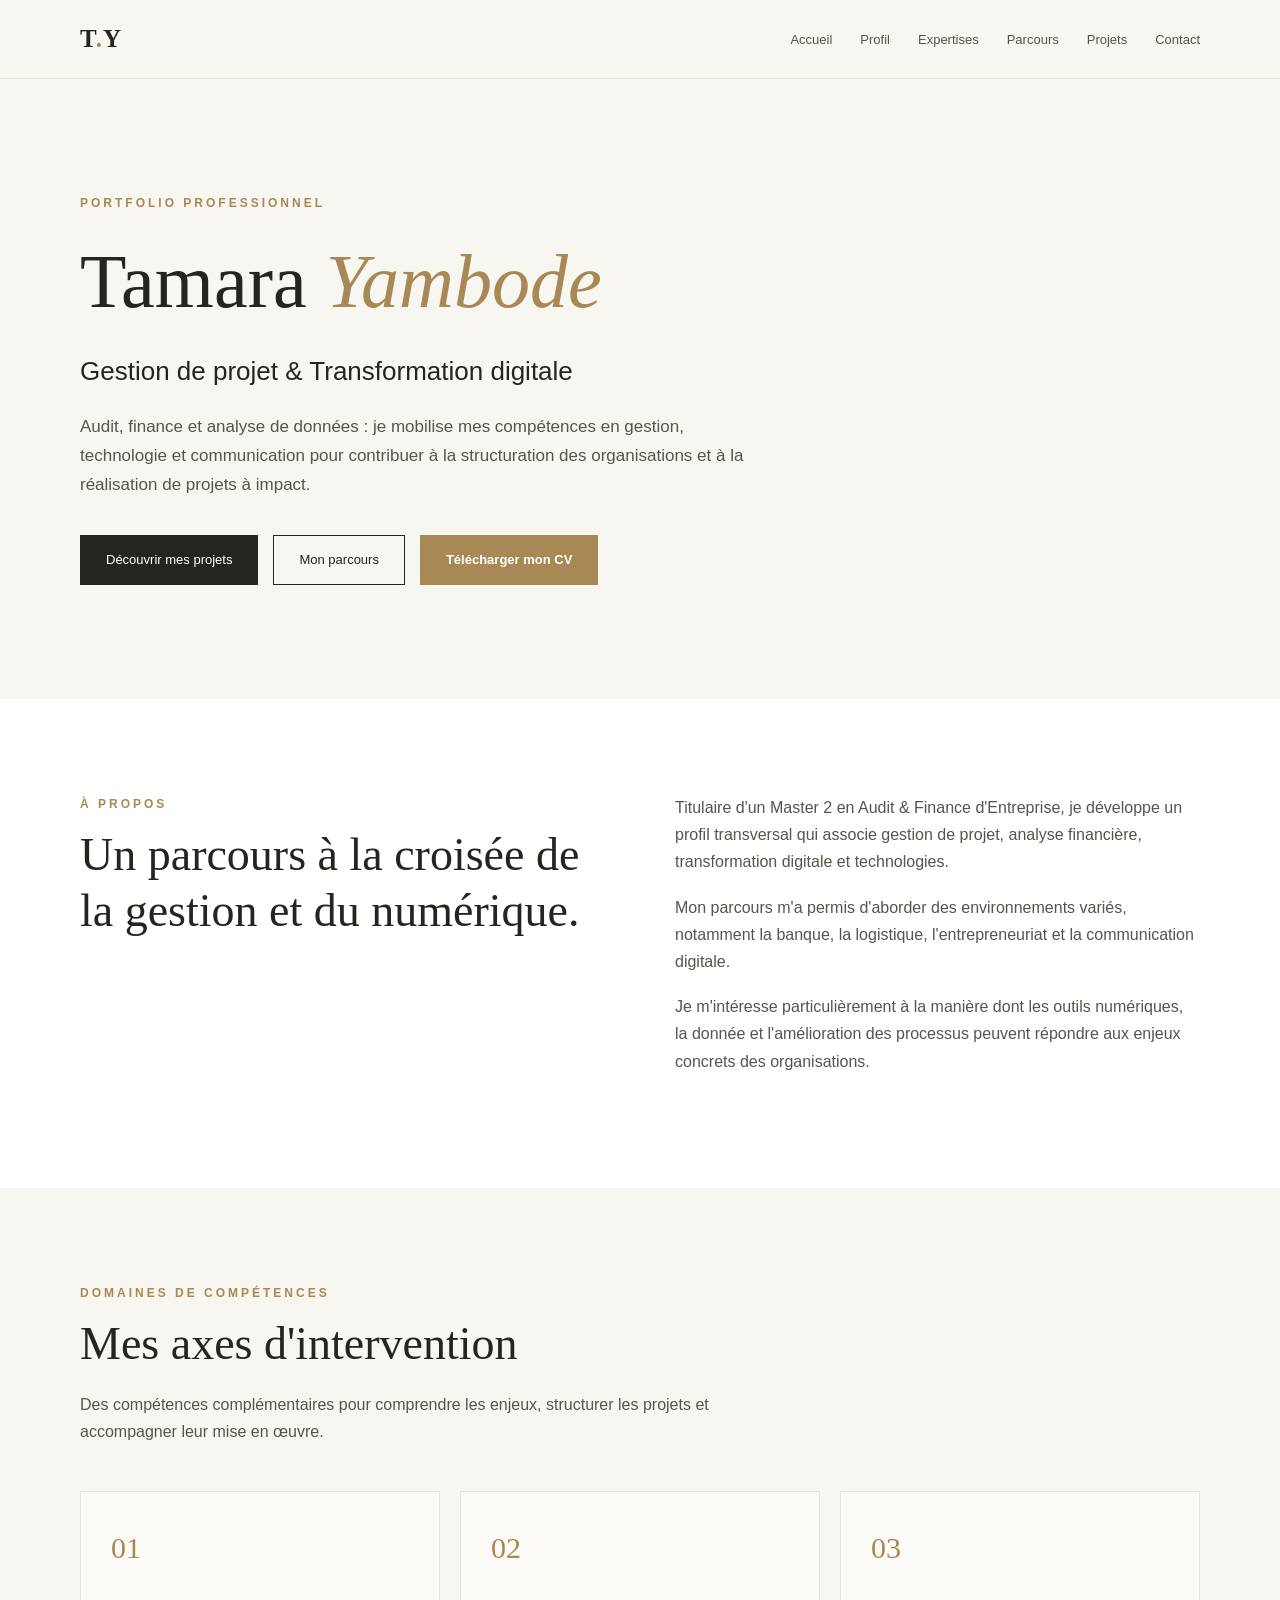
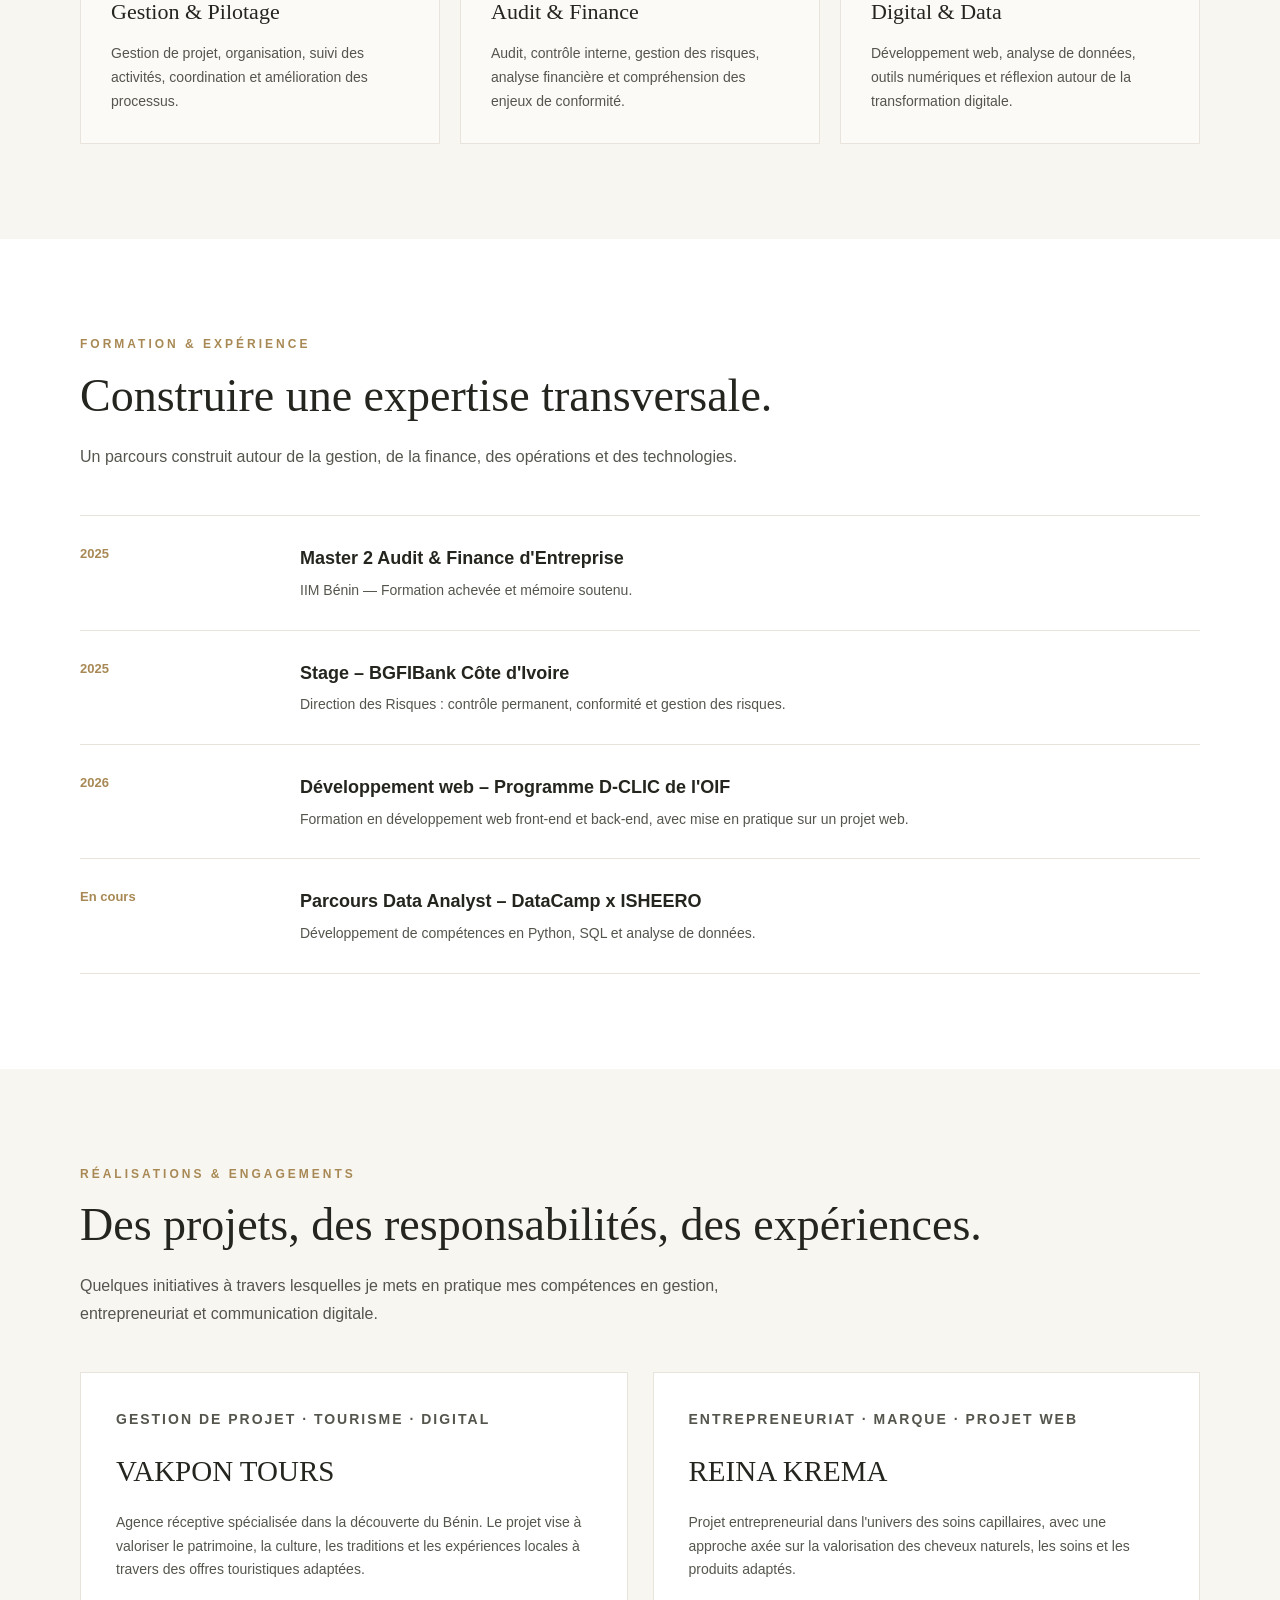
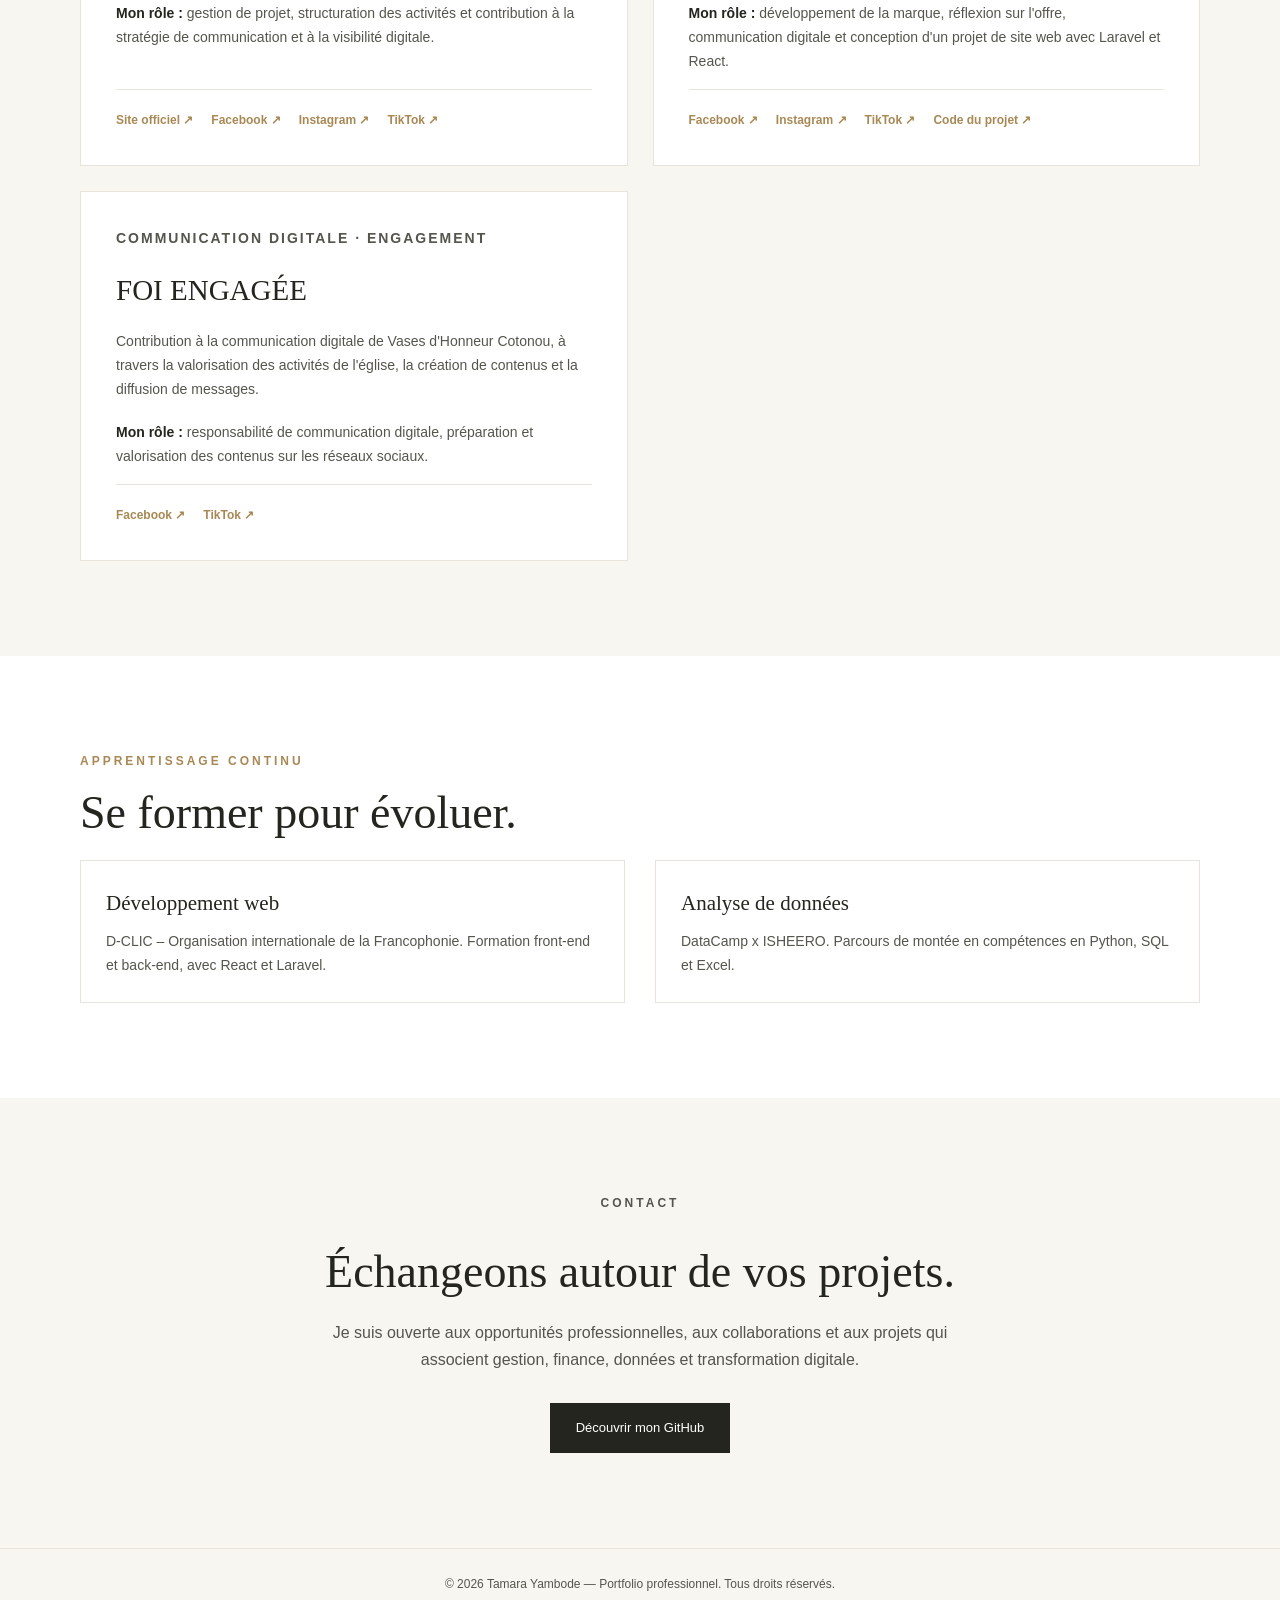
<file: index.html>
<!DOCTYPE html>
<html lang="fr">
<head>
  <meta charset="UTF-8">
  <meta name="viewport" content="width=device-width, initial-scale=1.0">

  <title>Tamara Yambode | Gestion de projet & Transformation digitale</title>

  <meta name="description" content="Portfolio professionnel de Tamara Yambode : gestion de projet, audit, finance, analyse de données, développement web et communication digitale.">

  <style>
    :root {
      --ivory: #f8f6f0;
      --white: #ffffff;
      --dark: #25251f;
      --text: #55554e;
      --gold: #a88955;
      --light-gold: #e8dfcf;
      --border: #e8e4db;
    }

    * {
      margin: 0;
      padding: 0;
      box-sizing: border-box;
    }

    html {
      scroll-behavior: smooth;
    }

    body {
      font-family: Arial, Helvetica, sans-serif;
      background: var(--ivory);
      color: var(--dark);
      line-height: 1.7;
    }

    a {
      color: inherit;
      text-decoration: none;
    }

    .container {
      width: min(1120px, 90%);
      margin: auto;
    }

    /* NAVIGATION */

    header {
      position: sticky;
      top: 0;
      z-index: 100;
      background: rgba(248, 246, 240, 0.96);
      border-bottom: 1px solid var(--border);
      backdrop-filter: blur(12px);
    }

    .navbar {
      min-height: 78px;
      display: flex;
      justify-content: space-between;
      align-items: center;
      gap: 25px;
    }

    .logo {
      font-family: Georgia, serif;
      font-size: 25px;
      font-weight: bold;
      letter-spacing: 1px;
    }

    .logo span {
      color: var(--gold);
    }

    .nav-links {
      display: flex;
      align-items: center;
      gap: 28px;
      list-style: none;
    }

    .nav-links a {
      font-size: 13px;
      color: var(--text);
      transition: color 0.3s;
    }

    .nav-links a:hover {
      color: var(--gold);
    }

    .menu-toggle {
      display: none;
      background: none;
      border: 0;
      font-size: 27px;
      cursor: pointer;
      color: var(--dark);
    }

    /* HERO */

    .hero {
      min-height: 620px;
      display: flex;
      align-items: center;
      padding: 100px 0;
    }

    .hero-content {
      max-width: 850px;
    }

    .eyebrow {
      color: var(--gold);
      font-size: 12px;
      font-weight: bold;
      text-transform: uppercase;
      letter-spacing: 3px;
      margin-bottom: 25px;
    }

    .hero h1 {
      font-family: Georgia, serif;
      font-size: clamp(42px, 7vw, 76px);
      font-weight: normal;
      line-height: 1.12;
      margin-bottom: 25px;
    }

    .hero h1 span {
      color: var(--gold);
      font-style: italic;
    }

    .hero-description {
      max-width: 690px;
      color: var(--text);
      font-size: 17px;
      margin-bottom: 35px;
    }

    .hero-buttons {
      display: flex;
      flex-wrap: wrap;
      gap: 15px;
    }

    .btn {
      display: inline-block;
      padding: 13px 25px;
      border: 1px solid var(--dark);
      font-size: 13px;
      transition: 0.3s;
      text-align: center;
    }

    .btn-primary {
      background: var(--dark);
      color: var(--white);
    }

    .btn-primary:hover {
      background: var(--gold);
      border-color: var(--gold);
    }

    .btn-secondary:hover {
      background: var(--light-gold);
    }

    /* BOUTON CV */

    .btn-cv {
      background: var(--gold);
      color: var(--white);
      border-color: var(--gold);
      font-weight: bold;
    }

    .btn-cv:hover {
      background: var(--dark);
      border-color: var(--dark);
      color: var(--white);
    }

    /* SECTIONS */

    section {
      padding: 95px 0;
      scroll-margin-top: 80px;
    }

    .section-label {
      color: var(--gold);
      font-size: 12px;
      font-weight: bold;
      letter-spacing: 3px;
      text-transform: uppercase;
      margin-bottom: 13px;
    }

    .section-title {
      font-family: Georgia, serif;
      font-size: clamp(32px, 5vw, 46px);
      font-weight: normal;
      line-height: 1.2;
      margin-bottom: 20px;
    }

    .section-intro {
      color: var(--text);
      max-width: 700px;
      margin-bottom: 45px;
    }

    /* PROFIL */

    .about {
      background: var(--white);
    }

    .about-grid {
      display: grid;
      grid-template-columns: 1fr 1fr;
      gap: 70px;
      align-items: start;
    }

    .about-text p {
      color: var(--text);
      margin-bottom: 18px;
    }

    .about-highlight {
      border-left: 2px solid var(--gold);
      padding: 10px 0 10px 25px;
      font-family: Georgia, serif;
      font-size: 23px;
      line-height: 1.5;
    }

    /* DOMAINES */

    .expertise-grid {
      display: grid;
      grid-template-columns: repeat(3, 1fr);
      gap: 20px;
      margin-top: 40px;
    }

    .expertise-card {
      padding: 30px;
      border: 1px solid var(--border);
      background: rgba(255,255,255,0.45);
    }

    .expertise-number {
      color: var(--gold);
      font-family: Georgia, serif;
      font-size: 30px;
      margin-bottom: 20px;
    }

    .expertise-card h3 {
      font-family: Georgia, serif;
      font-size: 22px;
      font-weight: normal;
      margin-bottom: 12px;
    }

    .expertise-card p {
      color: var(--text);
      font-size: 14px;
    }

    /* PARCOURS */

    .journey {
      background: var(--white);
    }

    .journey-list {
      border-top: 1px solid var(--border);
    }

    .journey-item {
      display: grid;
      grid-template-columns: 190px 1fr;
      gap: 30px;
      padding: 27px 0;
      border-bottom: 1px solid var(--border);
    }

    .journey-item .date {
      color: var(--gold);
      font-size: 13px;
      font-weight: bold;
    }

    .journey-item h3 {
      font-size: 18px;
      margin-bottom: 5px;
    }

    .journey-item p {
      color: var(--text);
      font-size: 14px;
    }

    /* PROJETS */

    .projects-grid {
      display: grid;
      grid-template-columns: repeat(2, 1fr);
      gap: 25px;
      margin-top: 45px;
    }

    .project-card {
      background: var(--white);
      border: 1px solid var(--border);
      padding: 35px;
      display: flex;
      flex-direction: column;
      min-height: 370px;
      transition: transform 0.3s, box-shadow 0.3s;
    }

    .project-card:hover {
      transform: translateY(-5px);
      box-shadow: 0 15px 35px rgba(0,0,0,0.06);
    }

    .project-category {
      color: var(--gold);
      text-transform: uppercase;
      letter-spacing: 2px;
      font-size: 11px;
      font-weight: bold;
      margin-bottom: 20px;
    }

    .project-card h3 {
      font-family: Georgia, serif;
      font-size: 29px;
      font-weight: normal;
      margin-bottom: 15px;
    }

    .project-card p {
      color: var(--text);
      font-size: 14px;
      margin-bottom: 15px;
    }

    .project-role {
      font-size: 13px;
      margin-top: 5px;
      margin-bottom: 20px;
    }

    .project-role strong {
      color: var(--dark);
    }

    .project-links {
      display: flex;
      flex-wrap: wrap;
      gap: 10px 18px;
      margin-top: auto;
      padding-top: 20px;
      border-top: 1px solid var(--border);
    }

    .project-links a {
      font-size: 12px;
      color: var(--gold);
      font-weight: bold;
    }

    .project-links a:hover {
      color: var(--dark);
      text-decoration: underline;
    }

    /* FORMATION */

    .education {
      background: var(--white);
    }

    .education-box {
      display: grid;
      grid-template-columns: 1fr 1fr;
      gap: 30px;
    }

    .education-item {
      padding: 25px;
      border: 1px solid var(--border);
    }

    .education-item h3 {
      font-family: Georgia, serif;
      font-size: 21px;
      font-weight: normal;
      margin-bottom: 8px;
    }

    .education-item p {
      color: var(--text);
      font-size: 14px;
    }

    /* CONTACT */

    .contact {
      text-align: center;
    }

    .contact-content {
      max-width: 680px;
      margin: auto;
    }

    .contact-content p {
      color: var(--text);
      margin-bottom: 30px;
    }

    footer {
      border-top: 1px solid var(--border);
      padding: 25px 0;
      text-align: center;
      color: var(--text);
      font-size: 12px;
    }

    /* RESPONSIVE */

    @media (max-width: 800px) {
      .menu-toggle {
        display: block;
      }

      .nav-links {
        display: none;
        position: absolute;
        top: 78px;
        left: 0;
        width: 100%;
        background: var(--ivory);
        padding: 25px 5%;
        flex-direction: column;
        align-items: flex-start;
        border-bottom: 1px solid var(--border);
      }

      .nav-links.active {
        display: flex;
      }

      .hero {
        min-height: 530px;
        padding: 75px 0;
      }

      .about-grid,
      .expertise-grid,
      .projects-grid,
      .education-box {
        grid-template-columns: 1fr;
      }

      .about-grid {
        gap: 30px;
      }

      .journey-item {
        grid-template-columns: 1fr;
        gap: 8px;
      }

      section {
        padding: 70px 0;
      }

      .hero-buttons {
        flex-direction: column;
        align-items: flex-start;
      }

      .hero-buttons .btn {
        width: 100%;
        max-width: 320px;
      }
    }
  </style>
</head>

<body>

  <header>
    <div class="container navbar">
      <a href="#accueil" class="logo">T<span>.</span>Y</a>

      <button class="menu-toggle" aria-label="Ouvrir le menu" aria-expanded="false">
        ☰
      </button>

      <ul class="nav-links">
        <li><a href="#accueil">Accueil</a></li>
        <li><a href="#profil">Profil</a></li>
        <li><a href="#expertises">Expertises</a></li>
        <li><a href="#parcours">Parcours</a></li>
        <li><a href="#projets">Projets</a></li>
        <li><a href="#contact">Contact</a></li>
      </ul>
    </div>
  </header>

  <main>

    <!-- ACCUEIL -->

    <section class="hero" id="accueil">
      <div class="container">
        <div class="hero-content">

          <p class="eyebrow">Portfolio professionnel</p>

          <h1>
            Tamara <span>Yambode</span>
          </h1>

          <h2 style="font-size: clamp(19px, 3vw, 26px); font-weight: 500; margin-bottom: 20px;">
            Gestion de projet & Transformation digitale
          </h2>

          <p class="hero-description">
            Audit, finance et analyse de données : je mobilise mes compétences
            en gestion, technologie et communication pour contribuer à la
            structuration des organisations et à la réalisation de projets
            à impact.
          </p>

          <div class="hero-buttons">
            <a href="#projets" class="btn btn-primary">
              Découvrir mes projets
            </a>

            <a href="#profil" class="btn btn-secondary">
              Mon parcours
            </a>

            <a href="cv-tamara.pdf" download class="btn btn-cv">
              Télécharger mon CV
            </a>
          </div>

        </div>
      </div>
    </section>

    <!-- PROFIL -->

    <section class="about" id="profil">
      <div class="container">

        <div class="about-grid">

          <div>
            <p class="section-label">À propos</p>
            <h2 class="section-title">Un parcours à la croisée de la gestion et du numérique.</h2>
          </div>

          <div class="about-text">
            <p>
              Titulaire d'un Master 2 en Audit & Finance d'Entreprise,
              je développe un profil transversal qui associe gestion de projet,
              analyse financière, transformation digitale et technologies.
            </p>

            <p>
              Mon parcours m'a permis d'aborder des environnements variés,
              notamment la banque, la logistique, l'entrepreneuriat et la
              communication digitale.
            </p>

            <p>
              Je m'intéresse particulièrement à la manière dont les outils
              numériques, la donnée et l'amélioration des processus peuvent
              répondre aux enjeux concrets des organisations.
            </p>
          </div>

        </div>

      </div>
    </section>

    <!-- EXPERTISES -->

    <section id="expertises">
      <div class="container">

        <p class="section-label">Domaines de compétences</p>
        <h2 class="section-title">Mes axes d'intervention</h2>

        <p class="section-intro">
          Des compétences complémentaires pour comprendre les enjeux,
          structurer les projets et accompagner leur mise en œuvre.
        </p>

        <div class="expertise-grid">

          <article class="expertise-card">
            <div class="expertise-number">01</div>
            <h3>Gestion & Pilotage</h3>
            <p>
              Gestion de projet, organisation, suivi des activités,
              coordination et amélioration des processus.
            </p>
          </article>

          <article class="expertise-card">
            <div class="expertise-number">02</div>
            <h3>Audit & Finance</h3>
            <p>
              Audit, contrôle interne, gestion des risques, analyse financière
              et compréhension des enjeux de conformité.
            </p>
          </article>

          <article class="expertise-card">
            <div class="expertise-number">03</div>
            <h3>Digital & Data</h3>
            <p>
              Développement web, analyse de données, outils numériques
              et réflexion autour de la transformation digitale.
            </p>
          </article>

        </div>

      </div>
    </section>

    <!-- PARCOURS -->

    <section class="journey" id="parcours">
      <div class="container">

        <p class="section-label">Formation & expérience</p>
        <h2 class="section-title">Construire une expertise transversale.</h2>

        <p class="section-intro">
          Un parcours construit autour de la gestion, de la finance,
          des opérations et des technologies.
        </p>

        <div class="journey-list">

          <article class="journey-item">
            <div class="date">2025</div>
            <div>
              <h3>Master 2 Audit & Finance d'Entreprise</h3>
              <p>
                IIM Bénin — Formation achevée et mémoire soutenu.
              </p>
            </div>
          </article>

          <article class="journey-item">
            <div class="date">2025</div>
            <div>
              <h3>Stage – BGFIBank Côte d'Ivoire</h3>
              <p>
                Direction des Risques : contrôle permanent,
                conformité et gestion des risques.
              </p>
            </div>
          </article>

          <article class="journey-item">
            <div class="date">2026</div>
            <div>
              <h3>Développement web – Programme D-CLIC de l'OIF</h3>
              <p>
                Formation en développement web front-end et back-end,
                avec mise en pratique sur un projet web.
              </p>
            </div>
          </article>

          <article class="journey-item">
            <div class="date">En cours</div>
            <div>
              <h3>Parcours Data Analyst – DataCamp x ISHEERO</h3>
              <p>
                Développement de compétences en Python, SQL
                et analyse de données.
              </p>
            </div>
          </article>

        </div>

      </div>
    </section>

    <!-- PROJETS -->

    <section id="projets">
      <div class="container">

        <p class="section-label">Réalisations & engagements</p>
        <h2 class="section-title">Des projets, des responsabilités, des expériences.</h2>

        <p class="section-intro">
          Quelques initiatives à travers lesquelles je mets en pratique
          mes compétences en gestion, entrepreneuriat et communication digitale.
        </p>

        <div class="projects-grid">

          <article class="project-card">

            <p class="project-category">Gestion de projet · Tourisme · Digital</p>

            <h3>VAKPON TOURS</h3>

            <p>
              Agence réceptive spécialisée dans la découverte du Bénin.
              Le projet vise à valoriser le patrimoine, la culture,
              les traditions et les expériences locales à travers
              des offres touristiques adaptées.
            </p>

            <p class="project-role">
              <strong>Mon rôle :</strong> gestion de projet, structuration
              des activités et contribution à la stratégie de communication
              et à la visibilité digitale.
            </p>

            <div class="project-links">
              <a href="https://vakpon-tours.com/" target="_blank" rel="noopener noreferrer">Site officiel ↗</a>
              <a href="https://www.facebook.com/share/1KY3Uo3MCa/?mibextid=wwXIfr" target="_blank" rel="noopener noreferrer">Facebook ↗</a>
              <a href="https://www.instagram.com/vakpon_tours?obrf=MTFocndyeGJldTYxZw%3D%3D&utm_source=qr" target="_blank" rel="noopener noreferrer">Instagram ↗</a>
              <a href="https://www.tiktok.com/@vakpontours?_r=1&_t=ZS-9BPKzNbb1Eb" target="_blank" rel="noopener noreferrer">TikTok ↗</a>
            </div>

          </article>

          <article class="project-card">

            <p class="project-category">Entrepreneuriat · Marque · Projet web</p>

            <h3>REINA KREMA</h3>

            <p>
              Projet entrepreneurial dans l'univers des soins capillaires,
              avec une approche axée sur la valorisation des cheveux naturels,
              les soins et les produits adaptés.
            </p>

            <p class="project-role">
              <strong>Mon rôle :</strong> développement de la marque,
              réflexion sur l'offre, communication digitale et conception
              d'un projet de site web avec Laravel et React.
            </p>

            <div class="project-links">
              <a href="https://www.facebook.com/share/1A9SkxeYTM/?mibextid=wwXIfr" target="_blank" rel="noopener noreferrer">Facebook ↗</a>
              <a href="https://www.instagram.com/reina_krema?psln=MWtzMGl6ajZvYTVnMg%3D%3D&utm_source=qr" target="_blank" rel="noopener noreferrer">Instagram ↗</a>
              <a href="https://www.tiktok.com/@reina_krema?_r=1&_t=ZS-9BTUwtcLEtp" target="_blank" rel="noopener noreferrer">TikTok ↗</a>
              <a href="https://github.com/reinakrema-hue/reina-krema" target="_blank" rel="noopener noreferrer">Code du projet ↗</a>
            </div>

          </article>

          <article class="project-card">

            <p class="project-category">Communication digitale · Engagement</p>

            <h3>FOI ENGAGÉE</h3>

            <p>
              Contribution à la communication digitale de Vases d'Honneur
              Cotonou, à travers la valorisation des activités de l'église,
              la création de contenus et la diffusion de messages.
            </p>

            <p class="project-role">
              <strong>Mon rôle :</strong> responsabilité de communication
              digitale, préparation et valorisation des contenus
              sur les réseaux sociaux.
            </p>

            <div class="project-links">
              <a href="https://www.facebook.com/share/1EH5mCvJ2Q/?mibextid=wwXIfr" target="_blank" rel="noopener noreferrer">Facebook ↗</a>
              <a href="https://www.tiktok.com/@vasesdhonneurcotonou?_r=1&_t=ZS-9BTV7BQC7ef" target="_blank" rel="noopener noreferrer">TikTok ↗</a>
            </div>

          </article>

        </div>

      </div>
    </section>

    <!-- FORMATIONS -->

    <section class="education" id="formations">
      <div class="container">

        <p class="section-label">Apprentissage continu</p>
        <h2 class="section-title">Se former pour évoluer.</h2>

        <div class="education-box">

          <article class="education-item">
            <h3>Développement web</h3>
            <p>
              D-CLIC – Organisation internationale de la Francophonie.
              Formation front-end et back-end, avec React et Laravel.
            </p>
          </article>

          <article class="education-item">
            <h3>Analyse de données</h3>
            <p>
              DataCamp x ISHEERO.
              Parcours de montée en compétences en Python, SQL et Excel.
            </p>
          </article>

        </div>

      </div>
    </section>

    <!-- CONTACT -->

    <section class="contact" id="contact">
      <div class="container contact-content">

        <p class="section-label">Contact</p>

        <h2 class="section-title">
          Échangeons autour de vos projets.
        </h2>

        <p>
          Je suis ouverte aux opportunités professionnelles,
          aux collaborations et aux projets qui associent gestion,
          finance, données et transformation digitale.
        </p>

        <a href="https://github.com/reinakrema-hue" target="_blank" rel="noopener noreferrer" class="btn btn-primary">
          Découvrir mon GitHub
        </a>

      </div>
    </section>

  </main>

  <footer>
    <div class="container">
      © 2026 Tamara Yambode — Portfolio professionnel.
      Tous droits réservés.
    </div>
  </footer>

  <script>
    const menuToggle = document.querySelector(".menu-toggle");
    const navLinks = document.querySelector(".nav-links");

    menuToggle.addEventListener("click", () => {
      const isOpen = navLinks.classList.toggle("active");
      menuToggle.setAttribute("aria-expanded", isOpen);
      menuToggle.textContent = isOpen ? "×" : "☰";
    });

    document.querySelectorAll(".nav-links a").forEach(link => {
      link.addEventListener("click", () => {
        navLinks.classList.remove("active");
        menuToggle.setAttribute("aria-expanded", "false");
        menuToggle.textContent = "☰";
      });
    });
  </script>

</body>
</html>
</file>
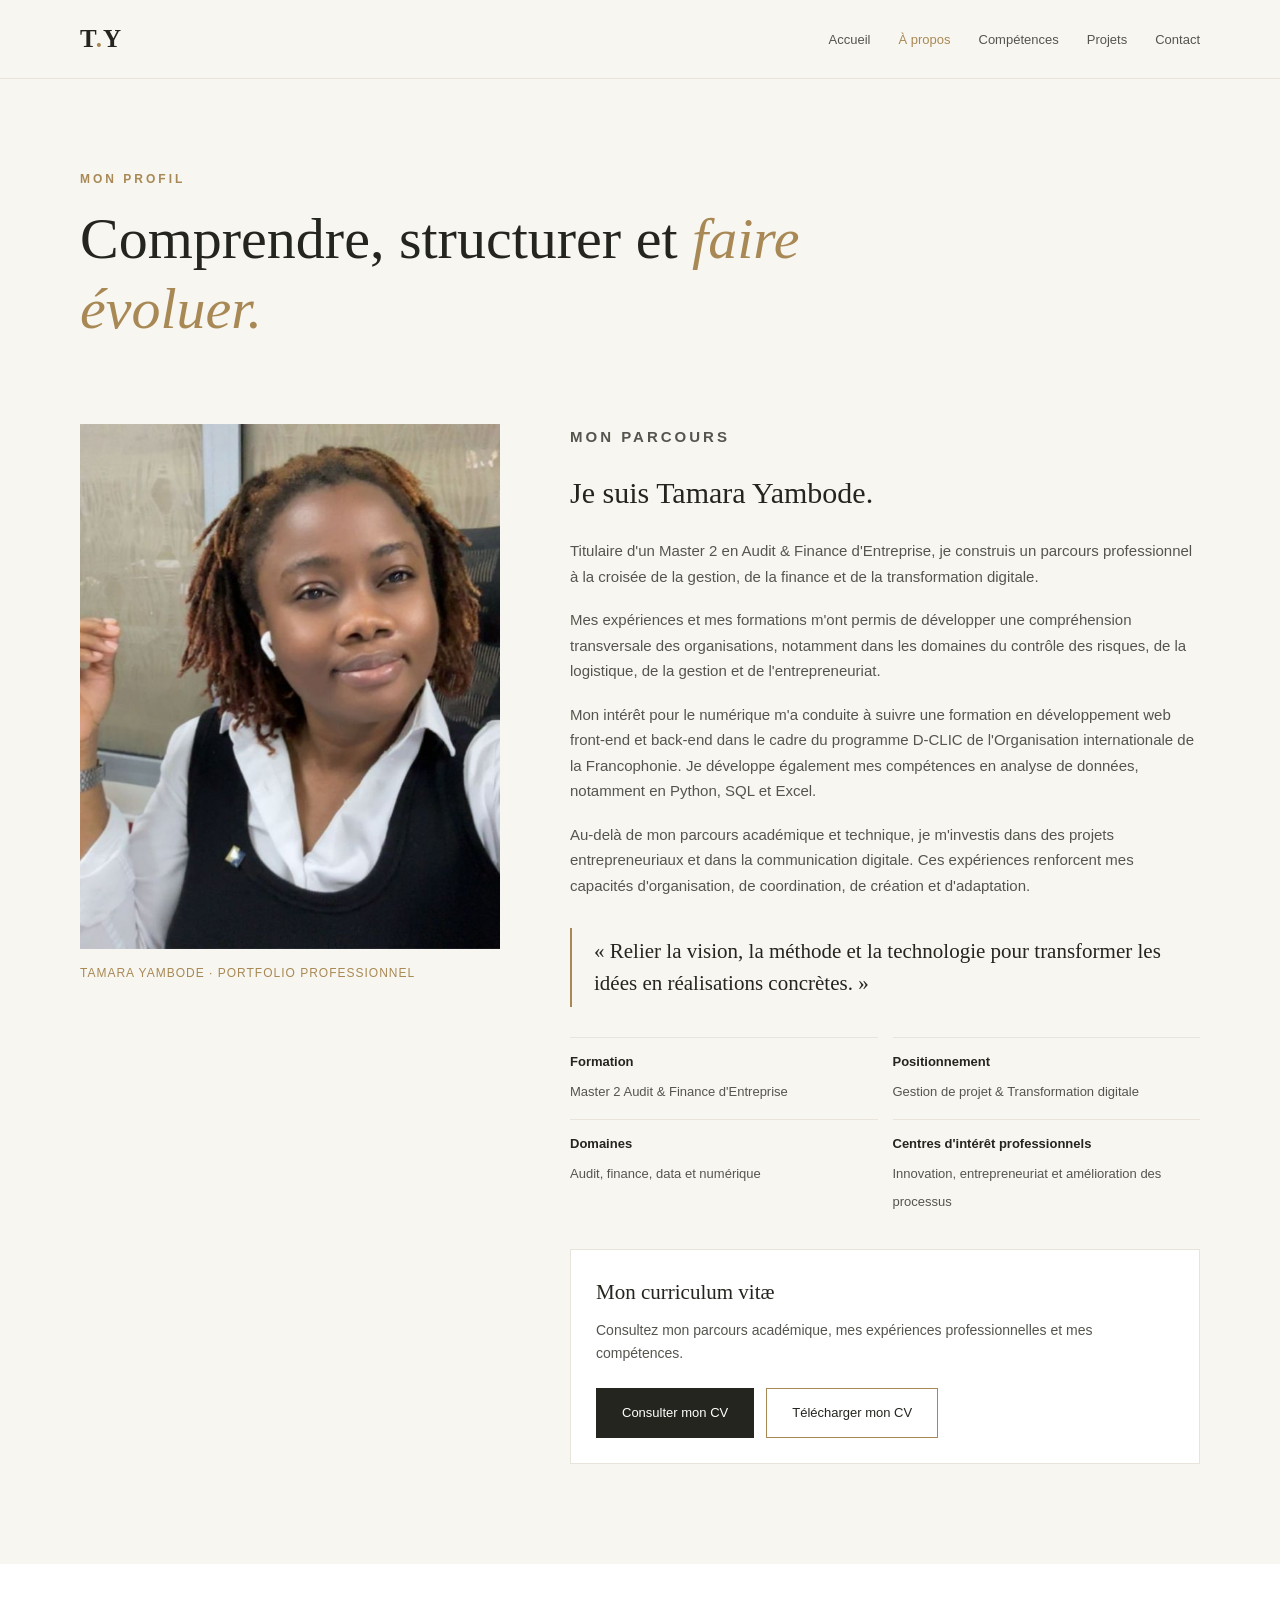
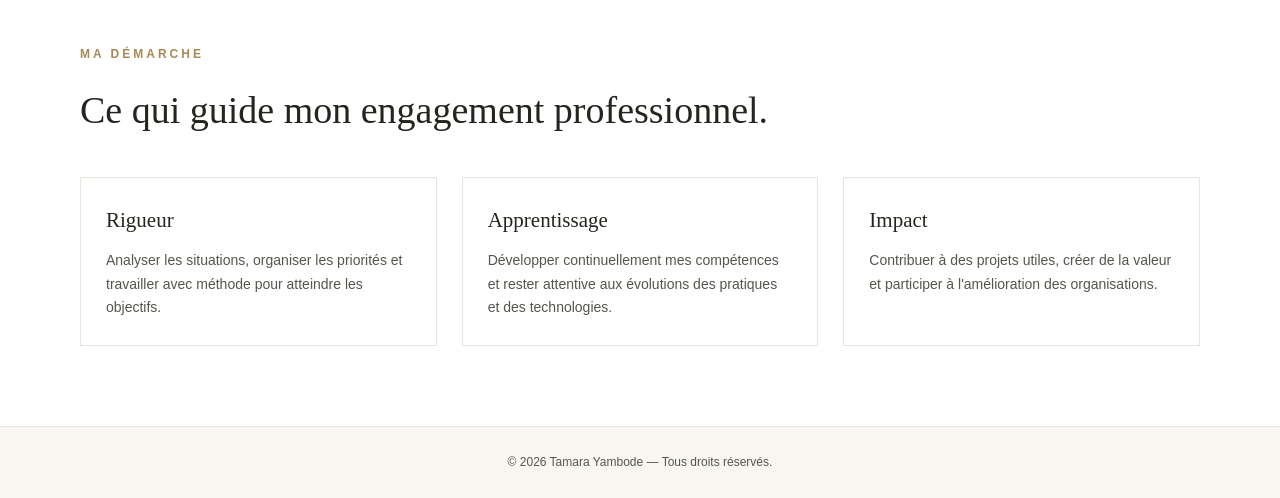
<file: apropos.html>
<!DOCTYPE html>
<html lang="fr">
<head>
  <meta charset="UTF-8">
  <meta name="viewport" content="width=device-width, initial-scale=1.0">

  <title>À propos | Tamara Yambode</title>

  <meta name="description" content="Découvrez le parcours de Tamara Yambode, son profil en gestion de projet, audit, finance et transformation digitale.">

  <style>
    :root {
      --ivory: #f8f6f0;
      --white: #ffffff;
      --dark: #25251f;
      --text: #55554e;
      --gold: #a88955;
      --border: #e8e4db;
    }

    * {
      margin: 0;
      padding: 0;
      box-sizing: border-box;
    }

    html {
      scroll-behavior: smooth;
    }

    body {
      font-family: Arial, Helvetica, sans-serif;
      background: var(--ivory);
      color: var(--dark);
      line-height: 1.7;
    }

    a {
      text-decoration: none;
      color: inherit;
    }

    .container {
      width: min(1120px, 90%);
      margin: auto;
    }

    header {
      position: sticky;
      top: 0;
      z-index: 100;
      background: rgba(248, 246, 240, 0.96);
      border-bottom: 1px solid var(--border);
      backdrop-filter: blur(12px);
    }

    .navbar {
      min-height: 78px;
      display: flex;
      align-items: center;
      justify-content: space-between;
      gap: 25px;
    }

    .logo {
      font-family: Georgia, serif;
      font-size: 25px;
      font-weight: bold;
      letter-spacing: 1px;
    }

    .logo span {
      color: var(--gold);
    }

    .nav-links {
      display: flex;
      align-items: center;
      gap: 28px;
      list-style: none;
    }

    .nav-links a {
      font-size: 13px;
      color: var(--text);
    }

    .nav-links a:hover,
    .nav-links a.active {
      color: var(--gold);
    }

    .menu-toggle {
      display: none;
      background: none;
      border: 0;
      font-size: 27px;
      cursor: pointer;
      color: var(--dark);
    }

    .page-intro {
      padding: 90px 0 45px;
    }

    .eyebrow {
      color: var(--gold);
      font-size: 12px;
      font-weight: bold;
      text-transform: uppercase;
      letter-spacing: 3px;
      margin-bottom: 15px;
    }

    .page-intro h1 {
      font-family: Georgia, serif;
      font-weight: normal;
      font-size: clamp(38px, 6vw, 58px);
      line-height: 1.2;
      max-width: 750px;
    }

    .page-intro h1 span {
      color: var(--gold);
      font-style: italic;
    }

    .about-section {
      padding: 35px 0 100px;
    }

    .about-grid {
      display: grid;
      grid-template-columns: 0.8fr 1.2fr;
      gap: 70px;
      align-items: start;
    }

    .about-photo {
      position: relative;
    }

    .about-photo img {
      width: 100%;
      display: block;
      object-fit: cover;
      aspect-ratio: 4 / 5;
      background: #eee9df;
    }

    .photo-caption {
      margin-top: 14px;
      color: var(--gold);
      font-size: 12px;
      letter-spacing: 1px;
      text-transform: uppercase;
    }

    .about-content h2 {
      font-family: Georgia, serif;
      font-size: 30px;
      font-weight: normal;
      margin-bottom: 20px;
    }

    .about-content p {
      color: var(--text);
      font-size: 15px;
      margin-bottom: 18px;
    }

    .highlight {
      border-left: 2px solid var(--gold);
      padding: 8px 0 8px 22px;
      margin: 30px 0;
      font-family: Georgia, serif;
      font-size: 21px;
      line-height: 1.5;
    }

    .profile-details {
      display: grid;
      grid-template-columns: 1fr 1fr;
      gap: 15px;
      margin: 30px 0;
    }

    .detail {
      border-top: 1px solid var(--border);
      padding-top: 13px;
    }

    .detail strong {
      display: block;
      font-size: 13px;
      margin-bottom: 4px;
    }

    .detail span {
      color: var(--text);
      font-size: 13px;
    }

    /* Section dédiée au CV */

    .cv-box {
      margin-top: 35px;
      padding: 25px;
      background: var(--white);
      border: 1px solid var(--border);
    }

    .cv-box h3 {
      font-family: Georgia, serif;
      font-size: 21px;
      font-weight: normal;
      margin-bottom: 8px;
    }

    .cv-box p {
      font-size: 14px;
      margin-bottom: 12px;
    }

    .cv-actions {
      display: flex;
      flex-wrap: wrap;
      gap: 12px;
    }

    .btn {
      display: inline-block;
      padding: 13px 25px;
      background: var(--dark);
      color: var(--white);
      font-size: 13px;
      border: 1px solid var(--dark);
      transition: 0.3s;
      margin-top: 10px;
    }

    .btn:hover {
      background: var(--gold);
      border-color: var(--gold);
    }

    .btn-secondary {
      background: transparent;
      color: var(--dark);
      border-color: var(--gold);
    }

    .btn-secondary:hover {
      color: var(--white);
    }

    .values-section {
      background: var(--white);
      padding: 80px 0;
    }

    .section-label {
      color: var(--gold);
      font-size: 12px;
      font-weight: bold;
      text-transform: uppercase;
      letter-spacing: 3px;
      margin-bottom: 13px;
    }

    .values-section h2 {
      font-family: Georgia, serif;
      font-size: 38px;
      font-weight: normal;
      margin-bottom: 35px;
    }

    .values-grid {
      display: grid;
      grid-template-columns: repeat(3, 1fr);
      gap: 25px;
    }

    .value-card {
      padding: 25px;
      border: 1px solid var(--border);
    }

    .value-card h3 {
      font-family: Georgia, serif;
      font-size: 21px;
      font-weight: normal;
      margin-bottom: 10px;
    }

    .value-card p {
      color: var(--text);
      font-size: 14px;
    }

    footer {
      padding: 25px 0;
      text-align: center;
      color: var(--text);
      font-size: 12px;
      border-top: 1px solid var(--border);
    }

    @media (max-width: 800px) {
      .menu-toggle {
        display: block;
      }

      .nav-links {
        display: none;
        position: absolute;
        top: 78px;
        left: 0;
        width: 100%;
        background: var(--ivory);
        padding: 25px 5%;
        flex-direction: column;
        align-items: flex-start;
        border-bottom: 1px solid var(--border);
      }

      .nav-links.active {
        display: flex;
      }

      .about-grid {
        grid-template-columns: 1fr;
        gap: 35px;
      }

      .about-photo {
        max-width: 420px;
      }

      .values-grid {
        grid-template-columns: 1fr;
      }

      .profile-details {
        grid-template-columns: 1fr;
      }

      .page-intro {
        padding-top: 65px;
      }

      .cv-actions {
        flex-direction: column;
        align-items: flex-start;
      }
    }
  </style>
</head>

<body>

  <header>
    <div class="container navbar">

      <a href="index.html" class="logo">T<span>.</span>Y</a>

      <button class="menu-toggle" aria-label="Ouvrir le menu" aria-expanded="false">
        ☰
      </button>

      <ul class="nav-links">
        <li><a href="index.html">Accueil</a></li>
        <li><a href="apropos.html" class="active">À propos</a></li>
        <li><a href="competences.html">Compétences</a></li>
        <li><a href="projets.html">Projets</a></li>
        <li><a href="contact.html">Contact</a></li>
      </ul>

    </div>
  </header>

  <main>

    <section class="page-intro">
      <div class="container">

        <p class="eyebrow">Mon profil</p>

        <h1>
          Comprendre, structurer et <span>faire évoluer.</span>
        </h1>

      </div>
    </section>

    <section class="about-section">
      <div class="container">

        <div class="about-grid">

          <div class="about-photo">
            <img src="profil-tamara.jpeg" alt="Portrait de Tamara Yambode">
            <p class="photo-caption">Tamara Yambode · Portfolio professionnel</p>
          </div>

          <div class="about-content">

            <p class="eyebrow">Mon parcours</p>

            <h2>Je suis Tamara Yambode.</h2>

            <p>
              Titulaire d'un Master 2 en Audit & Finance d'Entreprise,
              je construis un parcours professionnel à la croisée de
              la gestion, de la finance et de la transformation digitale.
            </p>

            <p>
              Mes expériences et mes formations m'ont permis de développer
              une compréhension transversale des organisations, notamment
              dans les domaines du contrôle des risques, de la logistique,
              de la gestion et de l'entrepreneuriat.
            </p>

            <p>
              Mon intérêt pour le numérique m'a conduite à suivre une
              formation en développement web front-end et back-end dans
              le cadre du programme D-CLIC de l'Organisation internationale
              de la Francophonie. Je développe également mes compétences
              en analyse de données, notamment en Python, SQL et Excel.
            </p>

            <p>
              Au-delà de mon parcours académique et technique, je m'investis
              dans des projets entrepreneuriaux et dans la communication
              digitale. Ces expériences renforcent mes capacités
              d'organisation, de coordination, de création et d'adaptation.
            </p>

            <div class="highlight">
              « Relier la vision, la méthode et la technologie pour
              transformer les idées en réalisations concrètes. »
            </div>

            <div class="profile-details">

              <div class="detail">
                <strong>Formation</strong>
                <span>Master 2 Audit & Finance d'Entreprise</span>
              </div>

              <div class="detail">
                <strong>Positionnement</strong>
                <span>Gestion de projet & Transformation digitale</span>
              </div>

              <div class="detail">
                <strong>Domaines</strong>
                <span>Audit, finance, data et numérique</span>
              </div>

              <div class="detail">
                <strong>Centres d'intérêt professionnels</strong>
                <span>Innovation, entrepreneuriat et amélioration des processus</span>
              </div>

            </div>

            <!-- Accès au CV -->

            <div class="cv-box">

              <h3>Mon curriculum vitæ</h3>

              <p>
                Consultez mon parcours académique, mes expériences
                professionnelles et mes compétences.
              </p>

              <div class="cv-actions">

                <a
                  href="cv-tamara.pdf"
                  target="_blank"
                  rel="noopener noreferrer"
                  class="btn">
                  Consulter mon CV
                </a>

                <a
                  href="cv-tamara.pdf"
                  download
                  class="btn btn-secondary">
                  Télécharger mon CV
                </a>

              </div>

            </div>

          </div>

        </div>

      </div>
    </section>

    <section class="values-section">
      <div class="container">

        <p class="section-label">Ma démarche</p>

        <h2>Ce qui guide mon engagement professionnel.</h2>

        <div class="values-grid">

          <article class="value-card">
            <h3>Rigueur</h3>
            <p>
              Analyser les situations, organiser les priorités et
              travailler avec méthode pour atteindre les objectifs.
            </p>
          </article>

          <article class="value-card">
            <h3>Apprentissage</h3>
            <p>
              Développer continuellement mes compétences et rester
              attentive aux évolutions des pratiques et des technologies.
            </p>
          </article>

          <article class="value-card">
            <h3>Impact</h3>
            <p>
              Contribuer à des projets utiles, créer de la valeur
              et participer à l'amélioration des organisations.
            </p>
          </article>

        </div>

      </div>
    </section>

  </main>

  <footer>
    <div class="container">
      © 2026 Tamara Yambode — Tous droits réservés.
    </div>
  </footer>

  <script>
    const menuToggle = document.querySelector(".menu-toggle");
    const navLinks = document.querySelector(".nav-links");

    menuToggle.addEventListener("click", () => {
      const isOpen = navLinks.classList.toggle("active");
      menuToggle.setAttribute("aria-expanded", isOpen);
      menuToggle.textContent = isOpen ? "×" : "☰";
    });

    document.querySelectorAll(".nav-links a").forEach(link => {
      link.addEventListener("click", () => {
        navLinks.classList.remove("active");
        menuToggle.setAttribute("aria-expanded", "false");
        menuToggle.textContent = "☰";
      });
    });
  </script>

</body>
</html>
</file>
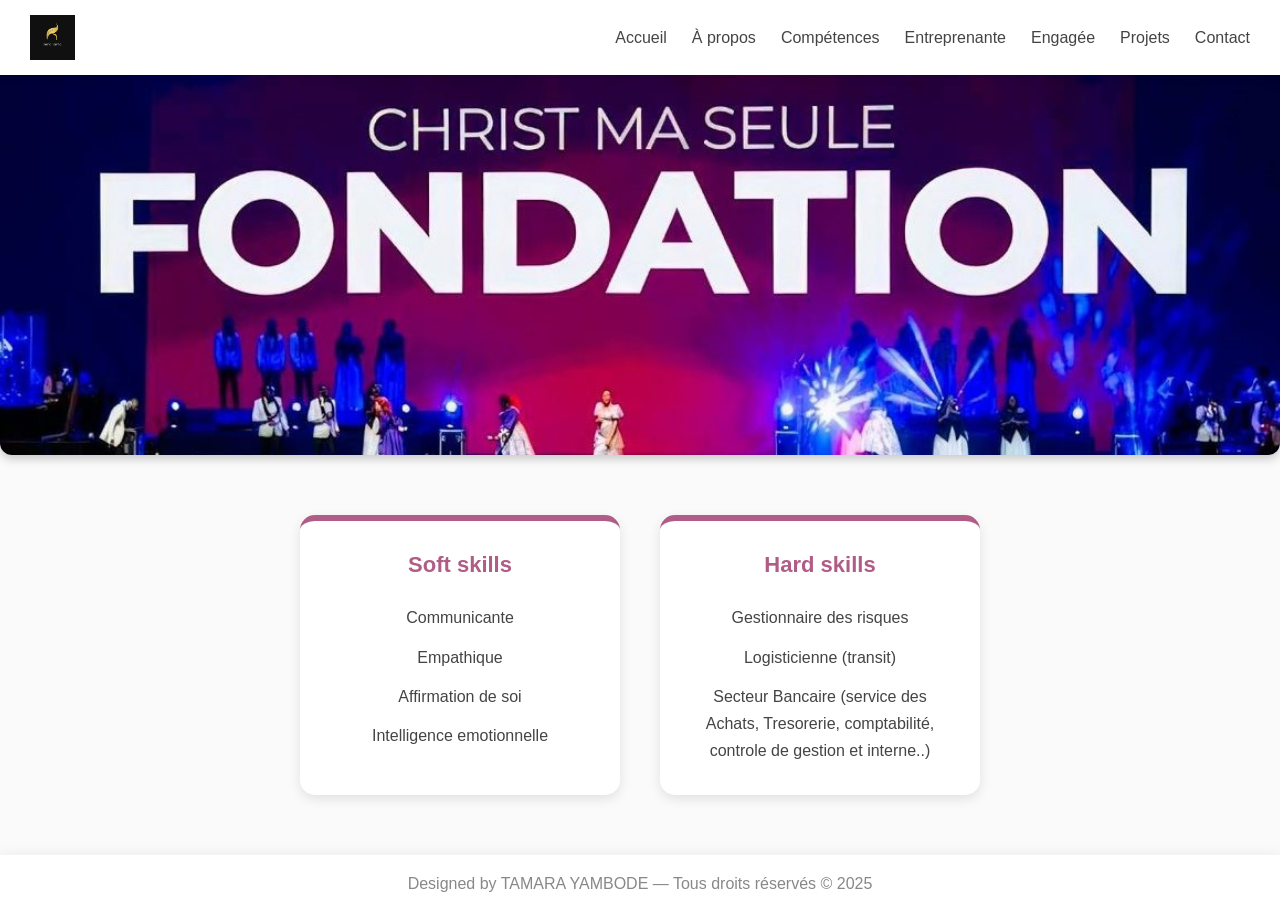
<file: competences.html>
<!DOCTYPE html>
<html lang="fr">
<head>
    <meta charset="UTF-8">
    <meta name="viewport" content="width=device-width, initial-scale=1.0">
    <title>Compétences - Tamara Yambode</title>

    <link rel="stylesheet" href="style.css">
</head>

<body>

    <!-- ===================== HEADER ====================== -->
    <header>
        <nav class="navbar">
            <a href="index.html" class="logo">
             <img src="logo.jpeg" alt="Logo Tamara Yambode" class="logo-img">
            </a>

            <ul class="nav-links">
    <li><a href="index.html">Accueil</a></li>
    <li><a href="apropos.html">À propos</a></li>
    <li><a href="competences.html">Compétences</a></li>
    <li><a href="entreprenante.html">Entreprenante</a></li>
    <li><a href="engagee.html">Engagée</a></li>
    <li><a href="projets.html">Projets</a></li>
    <li><a href="contact.html">Contact</a></li>
</ul>

        </nav>
    </header>



    <!-- ===================== CONTENU PRINCIPAL ====================== -->
    <main>
            <section class="competences-banner"></section>

           <section class="skills-section">

    <div class="skill-card">
        <h2>Soft skills</h2>
        <ul>
            <li>Communicante</li>
            <li>Empathique</li>
             <li>Affirmation de soi</li>
              <li>Intelligence emotionnelle </li>
        </ul>
    </div>

    <div class="skill-card">
        <h2>Hard skills</h2>
        <ul>
            <li>Gestionnaire des risques</li>
            <li>Logisticienne (transit)</li>
            <li>Secteur Bancaire (service des Achats, Tresorerie, 
                comptabilité, controle de gestion et interne..)
            </li>
        </ul>
    </div>

</section>



<!-- ===================== FOOTER ====================== -->
    <footer>
        <p>Designed by TAMARA YAMBODE — Tous droits réservés © 2025</p>
    </footer>

    <!-- SCRIPT JS ICI -->
    <script src="script.js"></script>
</body>
</html>
</file>
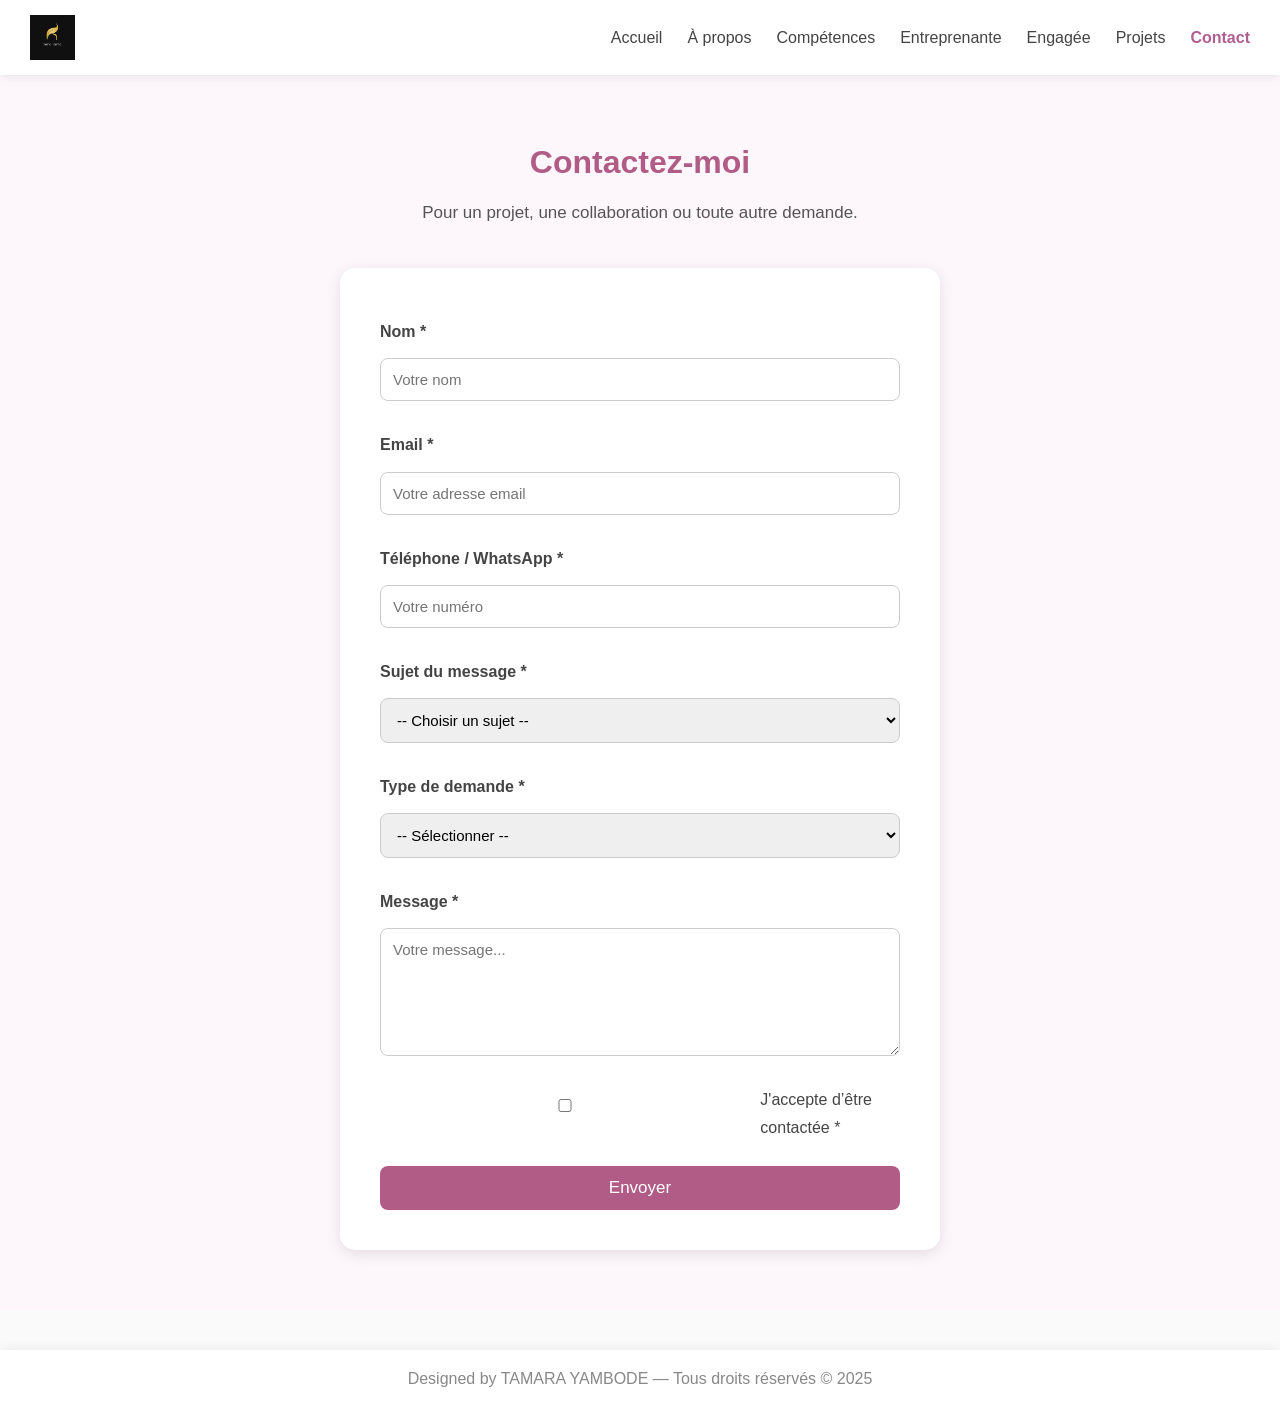
<file: contact.html>
<!DOCTYPE html>
<html lang="fr">
<head>
    <meta charset="UTF-8">
    <meta name="viewport" content="width=device-width, initial-scale=1.0">
    <title>Contact – Tamara Yambode</title>
    <link rel="stylesheet" href="style.css">
</head>

<body>

<!-- ===================== HEADER ====================== -->
<header>
    <nav class="navbar">
        <a href="index.html" class="logo">
            <img src="logo.jpeg" class="logo-img">
        </a>

        <ul class="nav-links">
            <li><a href="index.html">Accueil</a></li>
            <li><a href="apropos.html">À propos</a></li>
            <li><a href="competences.html">Compétences</a></li>
            <li><a href="entreprenante.html">Entreprenante</a></li>
            <li><a href="engagee.html">Engagée</a></li>
            <li><a href="projets.html">Projets</a></li>
            <li><a href="contact.html" class="active">Contact</a></li>
        </ul>
    </nav>
</header>

<!-- ===================== FORMULAIRE ====================== -->
<section class="contact-section">
    <h1>Contactez-moi</h1>
    <p class="contact-intro">Pour un projet, une collaboration ou toute autre demande.</p>

    <form id="contactForm" class="contact-form">

        <!-- Nom -->
        <label>Nom *</label>
        <input type="text" id="nom" placeholder="Votre nom">

        <!-- Email -->
        <label>Email *</label>
        <input type="email" id="email" placeholder="Votre adresse email">

        <!-- Téléphone -->
        <label>Téléphone / WhatsApp *</label>
        <input type="text" id="telephone" placeholder="Votre numéro">

        <!-- Sujet (liste déroulante) -->
        <label>Sujet du message *</label>
        <select id="sujet">
            <option value="">-- Choisir un sujet --</option>
            <option value="prise de contact">Prise de contact</option>
            <option value="demande d'information">Demande d’information</option>
            <option value="collaboration">Collaboration</option>
            <option value="autre">Autre</option>
        </select>

        <!-- Type de demande -->
        <label>Type de demande *</label>
        <select id="type">
            <option value="">-- Sélectionner --</option>
            <option value="Projet">Projet</option>
            <option value="Collaboration">Collaboration</option>
            <option value="Capillaire">Capillaire</option>
            <option value="Spirituel">Spirituel</option>
        </select>

        <!-- Message -->
        <label>Message *</label>
        <textarea id="message" placeholder="Votre message..." rows="6"></textarea>

        <!-- Checkbox -->
        <div class="checkbox-area">
            <input type="checkbox" id="accepter">
            <label for="accepter">J'accepte d’être contactée *</label>
        </div>

        <!-- Bouton -->
        <button type="submit" class="btn-form">Envoyer</button>

        <!-- Message de validation -->
        <p id="successMessage" class="success-message"></p>

    </form>
</section>

<!-- ===================== FOOTER ====================== -->
    <footer>
        <p>Designed by TAMARA YAMBODE — Tous droits réservés © 2025</p>
    </footer>

    <!-- SCRIPT JS ICI -->
    <script src="script.js"></script>
</body>
</html>
</file>
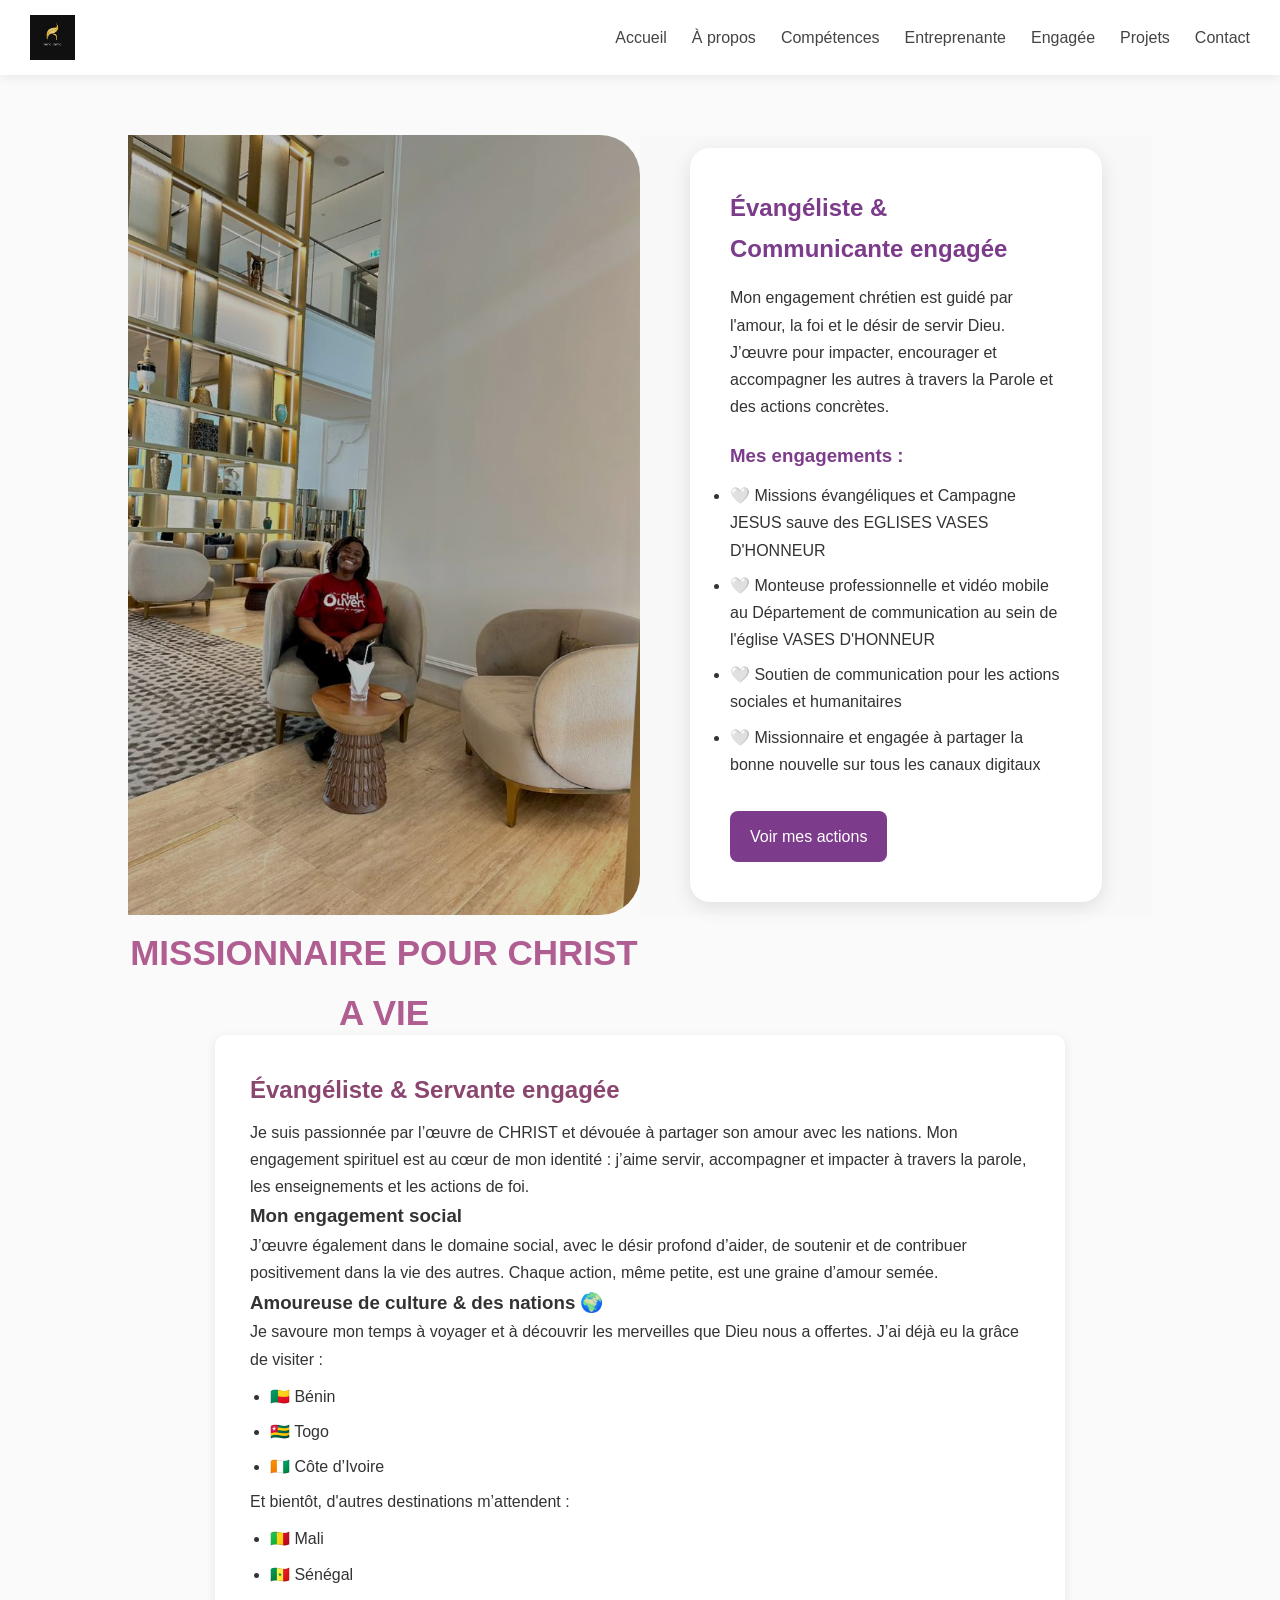
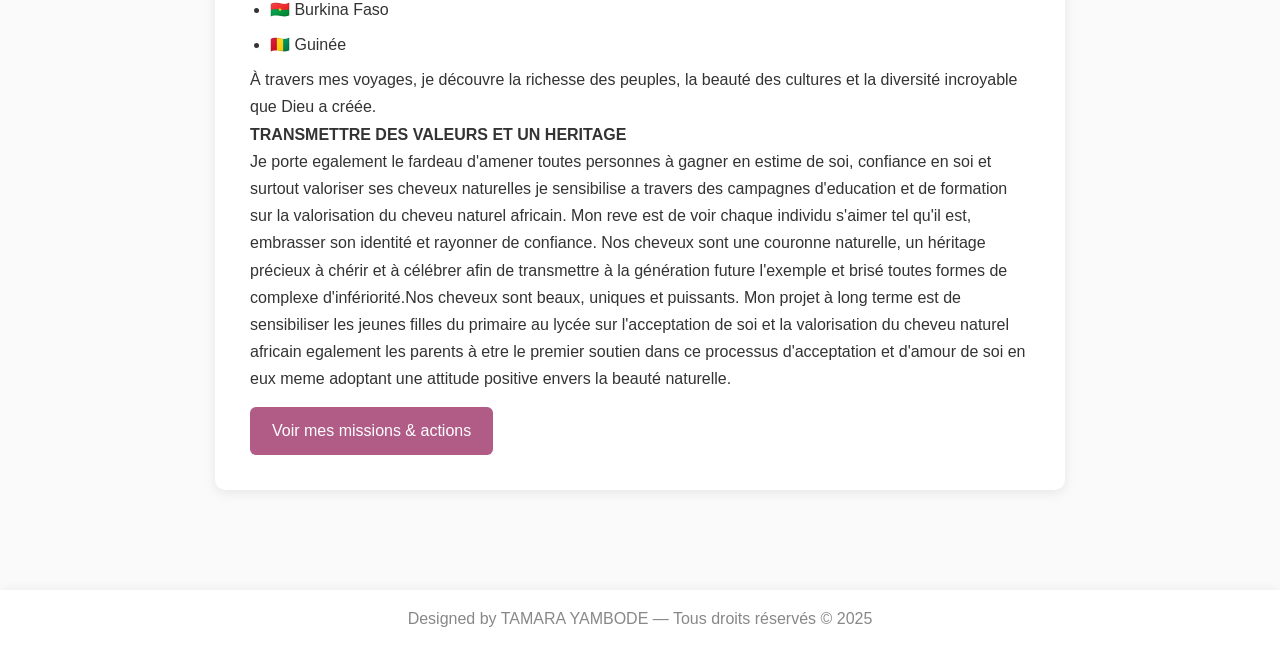
<file: engagee.html>
<!DOCTYPE html>
<html lang="fr">
<head>
    <meta charset="UTF-8">
    <meta name="viewport" content="width=device-width, initial-scale=1.0">
    <title>Engagée - Tamara Yambode</title>

    <link rel="stylesheet" href="style.css">
</head>

<body>
    <body>

    <!-- ===================== HEADER ====================== -->
    <header>
        <nav class="navbar">
            <a href="index.html" class="logo">
             <img src="logo.jpeg" alt="Logo Tamara Yambode" class="logo-img">
            </a>

           <ul class="nav-links">
    <li><a href="index.html">Accueil</a></li>
    <li><a href="apropos.html">À propos</a></li>
    <li><a href="competences.html">Compétences</a></li>
    <li><a href="entreprenante.html">Entreprenante</a></li>
    <li><a href="engagee.html">Engagée</a></li>
    <li><a href="projets.html">Projets</a></li>
    <li><a href="contact.html">Contact</a></li>
</ul>

        </nav>
    </header>


    <!-- ===================== HEADER ====================== -->
    <section class="engagee-new">

    <!-- Grande photo à gauche -->
    <div class="engagee-left">
        <img src="engage.jpeg" alt="Engagement spirituel">
        <h1 class="engagee-title"> MISSIONNAIRE POUR CHRIST A VIE </h1>
    </div>

    <!-- Contenu à droite -->
    <div class="engagee-right">
        <div class="engagee-card">

            <h2>Évangéliste & Communicante engagée</h2>

            <p>
                Mon engagement chrétien est guidé par l'amour, la foi et le désir de servir Dieu.
                J’œuvre pour impacter, encourager et accompagner les autres à travers la Parole
                et des actions concrètes.
            </p>

            <h3>Mes engagements :</h3>
            <ul>
                <li>🤍 Missions évangéliques et Campagne JESUS sauve des EGLISES VASES D'HONNEUR</li>
                <li>🤍 Monteuse professionnelle et vidéo mobile au Département de communication au sein de l'église VASES D'HONNEUR</li>
                <li>🤍 Soutien de communication pour les actions sociales et humanitaires </li>
                <li>🤍 Missionnaire et engagée à partager la bonne nouvelle sur tous les canaux digitaux</li>
            </ul>

            <a href="projets.html" class="btn-engagee-new">Voir mes actions</a>
        </div>
    </div>

</section>



    <!-- ===================== CONTENU PRINCIPAL ====================== -->
    <main>
        <section class="engagee">
           

            <div class="engagee-container">

                <div class="engagee-texte">
                    <h2>Évangéliste & Servante engagée</h2>

                    <p>
                        Je suis passionnée par l’œuvre de CHRIST et dévouée à partager son amour
                        avec les nations. Mon engagement spirituel est au cœur de mon identité :
                        j’aime servir, accompagner et impacter à travers la parole,
                        les enseignements et les actions de foi.
                    </p>

                    <h3>Mon engagement social</h3>
                    <p>
                        J’œuvre également dans le domaine social, avec le désir profond d’aider,
                        de soutenir et de contribuer positivement dans la vie des autres.
                        Chaque action, même petite, est une graine d’amour semée.
                    </p>

                    <h3>Amoureuse de culture & des nations 🌍</h3>
                    <p>
                        Je savoure mon temps à voyager et à découvrir les merveilles que
                        Dieu nous a offertes. J’ai déjà eu la grâce de visiter :
                    </p>

                    <ul>
                        <li>🇧🇯 Bénin</li>
                        <li>🇹🇬 Togo</li>
                        <li>🇨🇮 Côte d’Ivoire</li>
                    </ul>

                    <p>Et bientôt, d'autres destinations m’attendent :</p>

                    <ul>
                        <li>🇲🇱 Mali</li>
                        <li>🇸🇳 Sénégal</li>
                        <li>🇧🇫 Burkina Faso</li>
                        <li>🇬🇳 Guinée</li>
                    </ul>

                    <p>
                        À travers mes voyages, je découvre la richesse des peuples,
                        la beauté des cultures et la diversité incroyable que Dieu a créée.
                    </p>
                    <h4>TRANSMETTRE DES VALEURS ET UN HERITAGE</h4>
                    <p>
                        Je porte egalement le fardeau d'amener toutes personnes à gagner en estime de soi, confiance en soi et surtout valoriser ses cheveux naturelles
                        je sensibilise a travers des campagnes d'education et de formation sur la valorisation du cheveu naturel africain.
                        Mon reve est de voir chaque individu s'aimer tel qu'il est, embrasser son identité et rayonner de confiance.
                        Nos cheveux sont une couronne naturelle, un héritage précieux à chérir et à célébrer afin de transmettre à la génération future
                        l'exemple et brisé toutes formes de complexe d'infériorité.Nos cheveux sont beaux, uniques et puissants.
                        Mon projet à long terme est de sensibiliser les jeunes filles du primaire au lycée sur l'acceptation de soi et la valorisation du cheveu naturel africain
                        egalement les parents à etre le premier soutien dans ce processus d'acceptation et d'amour de soi en eux meme adoptant une attitude positive envers la beauté naturelle.
                    </p>

                    <a href="projets.html" class="btn">Voir mes missions & actions</a>

                </div>

            </div>

        </section>
    </main>


<!-- ===================== FOOTER ====================== -->
    <footer>
        <p>Designed by TAMARA YAMBODE — Tous droits réservés © 2025</p>
    </footer>

    <!-- SCRIPT JS ICI -->
    <script src="script.js"></script>
</body>
</html>
</file>
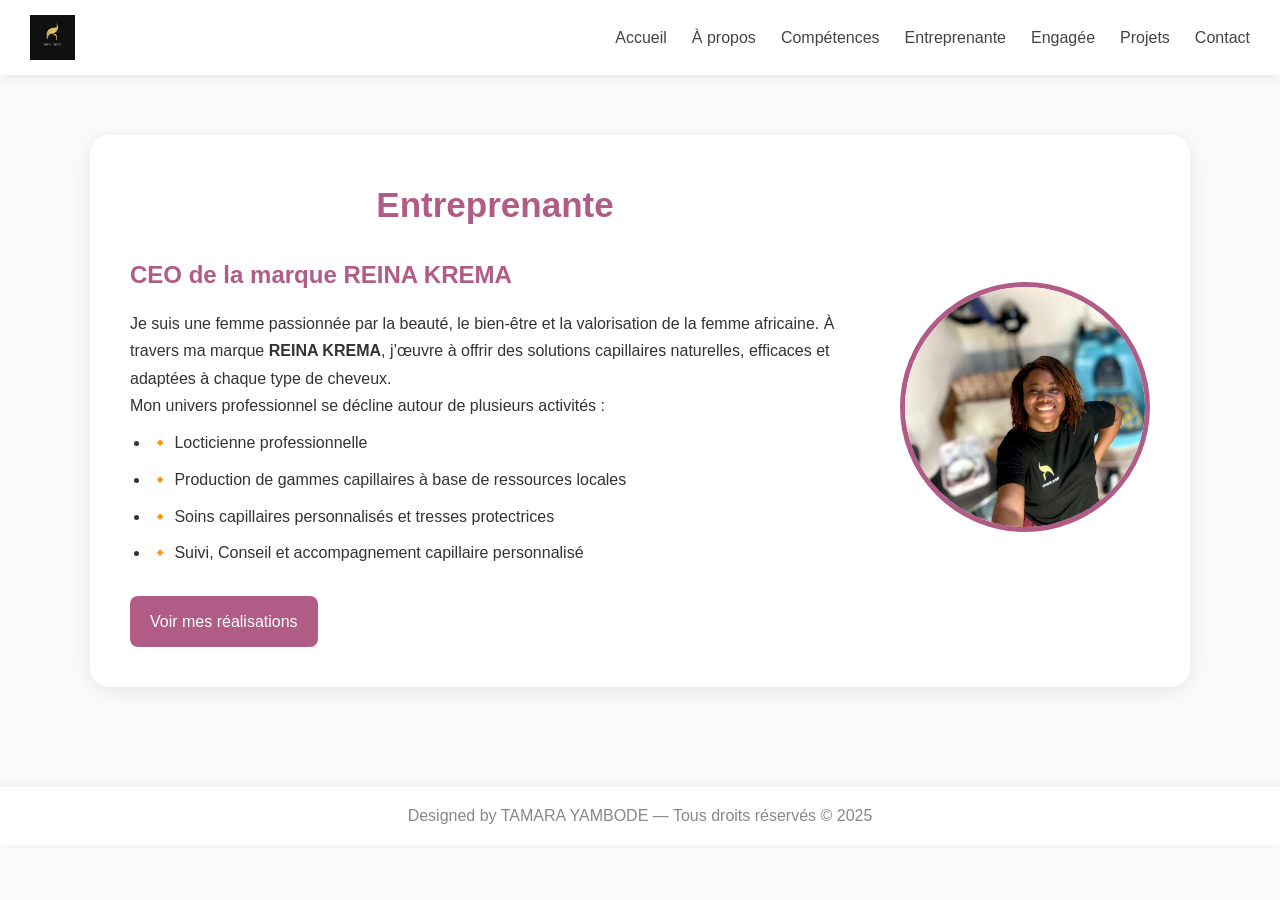
<file: entreprenante.html>
<!DOCTYPE html>
<html lang="fr">
<head>
    <meta charset="UTF-8">
    <meta name="viewport" content="width=device-width, initial-scale=1.0">
    <title>Entreprenante - Tamara Yambode</title>

    <link rel="stylesheet" href="style.css">
</head>

<body>

    <!-- ===================== HEADER ====================== -->
    <header>
        <nav class="navbar">
            <a href="index.html" class="logo">
             <img src="logo.jpeg" alt="Logo Tamara Yambode" class="logo-img">
            </a>

           <ul class="nav-links">
    <li><a href="index.html">Accueil</a></li>
    <li><a href="apropos.html">À propos</a></li>
    <li><a href="competences.html">Compétences</a></li>
    <li><a href="entreprenante.html">Entreprenante</a></li>
    <li><a href="engagee.html">Engagée</a></li>
    <li><a href="projets.html">Projets</a></li>
    <li><a href="contact.html">Contact</a></li>
</ul>

        </nav>
    </header>


    <!-- ===================== CONTENU PRINCIPAL ====================== -->
    <section class="entreprenante-section">
    <div class="entreprenante-container">

        <!-- Texte -->
        <div class="entreprenante-text">
            <h1>Entreprenante</h1>

            <h2>CEO de la marque REINA KREMA</h2>

            <p>
                Je suis une femme passionnée par la beauté, le bien-être et la valorisation de la femme africaine.
                À travers ma marque <strong>REINA KREMA</strong>, j’œuvre à offrir des solutions capillaires naturelles,
                efficaces et adaptées à chaque type de cheveux.
            </p>

            <p>Mon univers professionnel se décline autour de plusieurs activités :</p>

            <ul>
                <li>🔸 Locticienne professionnelle</li>
                <li>🔸 Production de gammes capillaires à base de ressources locales</li>
                <li>🔸 Soins capillaires personnalisés et tresses protectrices</li>
                <li>🔸 Suivi, Conseil et accompagnement capillaire personnalisé</li>
            </ul>

            <a href="projets.html" class="btn-entreprenante">Voir mes réalisations</a>
        </div>

        <!-- Photo à droite -->
        <div class="entreprenante-photo">
            <img src="entreprenante.jpeg" alt="Photo entrepreneuse">
        </div>

    </div>
</section>



   <!-- ===================== FOOTER ====================== -->
    <footer>
        <p>Designed by TAMARA YAMBODE — Tous droits réservés © 2025</p>
    </footer>

    <!-- SCRIPT JS ICI -->
    <script src="script.js"></script>
</body>
</html>
</file>
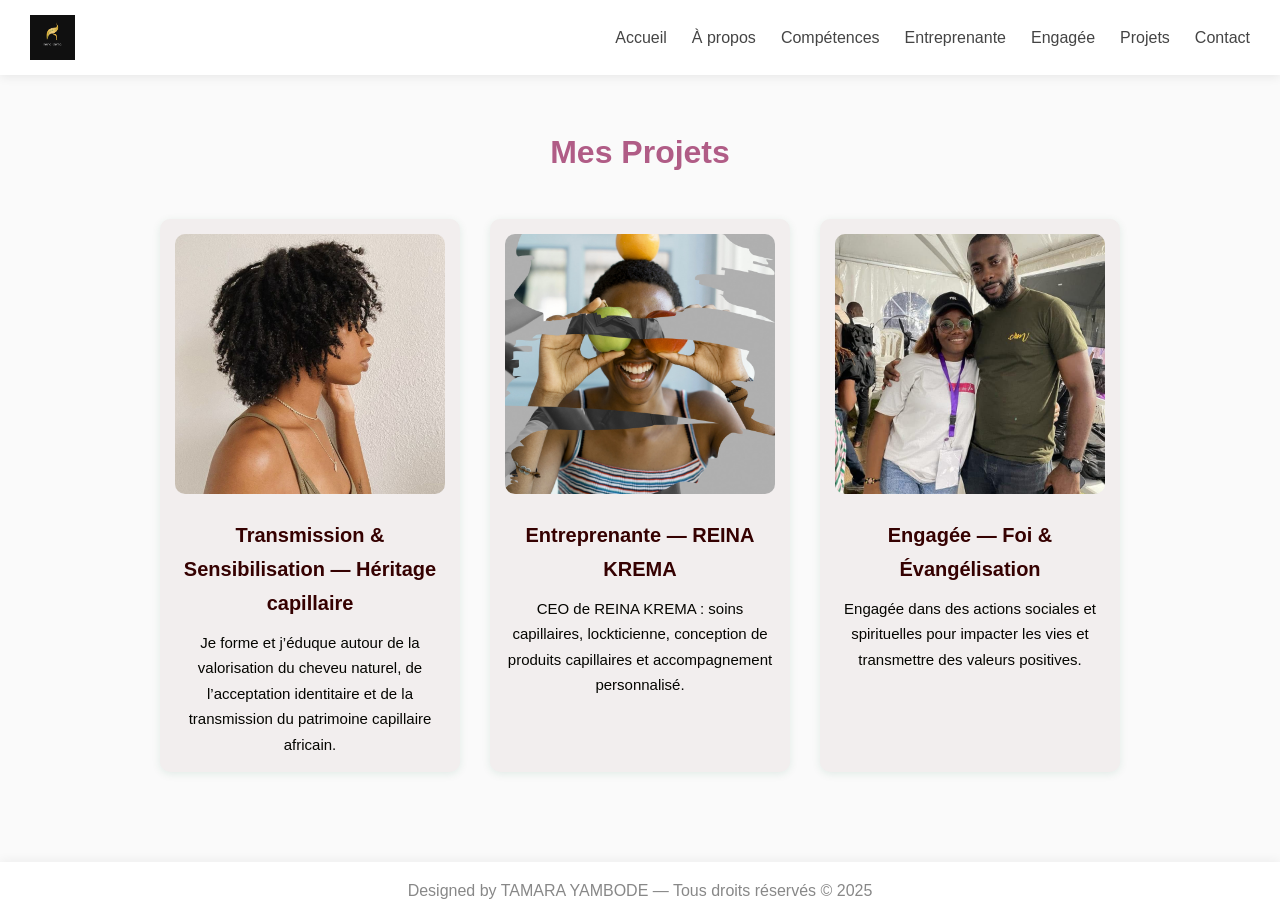
<file: projets.html>
<!DOCTYPE html>
<html lang="fr">
<head>
    <meta charset="UTF-8">
    <meta name="viewport" content="width=device-width, initial-scale=1.0">
    <title>Projet - Transmission & Sensibilisation</title>

    <link rel="stylesheet" href="style.css">
</head>

<body>

    <!-- ===================== HEADER ====================== -->
    <header>
        <nav class="navbar">
            <a href="index.html" class="logo">
              <img src="logo.jpeg" alt="Logo Tamara Yambode" class="logo-img">

            </a>

            <ul class="nav-links">
    <li><a href="index.html">Accueil</a></li>
    <li><a href="apropos.html">À propos</a></li>
    <li><a href="competences.html">Compétences</a></li>
    <li><a href="entreprenante.html">Entreprenante</a></li>
    <li><a href="engagee.html">Engagée</a></li>
    <li><a href="projets.html">Projets</a></li>
    <li><a href="contact.html">Contact</a></li>
</ul>

        </nav>
    </header>



 <main>
    <section class="projects-section">
        <h1 class="projects-title">Mes Projets</h1>

        <div class="projects-container">

            <!-- Projet 1 : Héritage capillaire -->
            <div class="project-card">
                <img src="projetheritage.jpeg" alt="Projet Héritage capillaire">
                <h2>Transmission & Sensibilisation — Héritage capillaire</h2>
                <p>
                    Je forme et j’éduque autour de la valorisation du cheveu naturel,
                    de l’acceptation identitaire et de la transmission du patrimoine capillaire africain.
                </p>
            </div>

            <!-- Projet 2 : REINA KREMA -->
            <div class="project-card">
                <img src="projetreina.jpeg" alt="Projet REINA KREMA">
                <h2>Entreprenante — REINA KREMA</h2>
                <p>
                    CEO de REINA KREMA : soins capillaires, lockticienne,
                    conception de produits capillaires et accompagnement personnalisé.
                </p>
            </div>

            <!-- Projet 3 : Engagement chrétien -->
            <div class="project-card">
                <img src="projetevangeliste.jpeg" alt="Projet engagement chrétien">
                <h2>Engagée — Foi & Évangélisation</h2>
                <p>
                    Engagée dans des actions sociales et spirituelles pour impacter les vies
                    et transmettre des valeurs positives.
                </p>
            </div>

        </div>
    </section>
</main>


<!-- ===================== FOOTER ====================== -->
    <footer>
        <p>Designed by TAMARA YAMBODE — Tous droits réservés © 2025</p>
    </footer>

    <!-- SCRIPT JS ICI -->
    <script src="script.js"></script>
</body>
</html>
</file>
<file: style.css>
/* ===================== RESET ===================== */
* {
    margin: 0;
    padding: 0;
    box-sizing: border-box;
    font-family: "Poppins", sans-serif;
}

body {
    background: #fafafa;
    color: #333;
    line-height: 1.7;
}

/* ===================== NAVBAR ===================== */
header {
    background: #ffffff;
    padding: 15px 30px;
    box-shadow: 0 2px 10px rgba(0,0,0,0.08);
    position: sticky;
    top: 0;
    z-index: 1000;
}

.navbar {
    display: flex;
    justify-content: space-between;
    align-items: center;
}

.logo {
    display: flex;
    align-items: center;
}

.logo-img {
    height: 45px;
    width: auto;
    object-fit: contain;
}


.nav-links {
    list-style: none;
    display: flex;
    gap: 25px;
}

.nav-links li a {
    text-decoration: none;
    color: #444;
    font-weight: 500;
    transition: 0.3s;
}

.nav-links li a:hover,
.nav-links li a.active {
    color: #b05e92;
    font-weight: bold;
}

/* ===================== TITRES DE SECTIONS ===================== */
section h1 {
    font-size: 35px;
    text-align: center;
    margin-bottom: 20px;
    color: #b05e92;
}

/* ===================== SECTIONS GLOBALES ===================== */
section {
    padding: 60px 10%;
}

/* ===================== BOUTON GLOBAL ===================== */
.btn {
    display: inline-block;
    background: #b05e92;
    color: white;
    padding: 12px 25px;
    border-radius: 6px;
    text-decoration: none;
    margin-top: 15px;
    transition: 0.3s;
}

.btn:hover {
    background: #8b466f;
}

/* ===================== PAGE ENTREPRENANTE / ENGAGÉE ===================== */
.entreprenante-container,
.engagee-container,
.projets-container {
    background: white;
    padding: 35px;
    border-radius: 10px;
    box-shadow: 0 3px 12px rgba(0,0,0,0.08);
    max-width: 850px;
    margin: auto;
}

.entreprenante-container h2,
.engagee-container h2,
.projet-card h2 {
    color: #8b466f;
    margin-bottom: 8px;
}

.entreprenante-container ul,
.engagee-container ul,
.projet-card ul {
    margin-left: 20px;
    margin-top: 10px;
}

.entreprenante-container li,
.engagee-container li,
.projet-card li {
    margin-bottom: 8px;
}

/* ===================== CARTE DE PROJET ===================== */
.projet-card {
    background: white;
    padding: 25px;
    border-radius: 12px;
    box-shadow: 0 2px 10px rgba(0,0,0,0.08);
    margin-bottom: 25px;
}

/* ===================== PAGE CONTACT ===================== */
.contact-form {
    background: white;
    padding: 40px;
    border-radius: 12px;
    box-shadow: 0 3px 12px rgba(0,0,0,0.09);
    max-width: 700px;
    margin: 30px auto;
    display: flex;
    flex-direction: column;
}

.contact-form label {
    margin: 10px 0 5px;
    font-weight: 600;
}

.contact-form input,
.contact-form textarea {
    padding: 12px;
    border: 1px solid #ddd;
    border-radius: 6px;
    outline: none;
    transition: 0.3s;
}

.contact-form input:focus,
.contact-form textarea:focus {
    border-color: #b05e92;
    box-shadow: 0 0 5px rgba(176,94,146,0.3);
}

/* ===================== FOOTER ===================== */
footer {
    background: #ffffff;
    padding: 15px;
    text-align: center;
    margin-top: 40px;
    box-shadow: 0 -2px 10px rgba(0,0,0,0.05);
    color: #888;
}
/* ======== SECTION PROJETS ======== */

.projects-section {
    padding: 50px 20px;
    text-align: center;
}

.projects-title {
    font-size: 32px;
    margin-bottom: 40px;
    color: #b05c86;
}

.projects-container {
    display: flex;
    justify-content: center;
    gap: 30px;
    flex-wrap: wrap;
}

.project-card {
    background: #f2eeee;
    width: 300px;
    padding: 15px;
    border-radius: 10px;
    box-shadow: 0 2px 8px rgba(5, 108, 57, 0.1);
    transition: 0.3s;
}

.project-card:hover {
    transform: translateY(-5px);
}

.project-card img {
    width: 100%;
    height: 260px;
    object-fit: cover;
    border-radius: 10px;
}

.project-card h2 {
    margin: 15px 0 10px;
    color: #350101;
    font-size: 20px;
}

.project-card p {
    color: #050501;
    font-size: 15px;
}
/* ======== BANNIÈRE COMPÉTENCES AVEC PHOTO ======== */

.competences-banner {
    width: 100%;
    height: 380px; /* hauteur de la bannière */
    background: url("competence.jpeg") center/cover no-repeat;
    border-radius: 0 0 12px 12px;
    box-shadow: 0 4px 10px rgba(0,0,0,0.2);
}

/* Titre qui vient APRES la bannière */
.competences-title {
    text-align: center;
    margin-top: 40px;
    margin-bottom: 20px;
    font-size: 36px;
    font-weight: 600;
    color: #b05c86;
}
/* ======== SECTION COMPÉTENCES — CARTES ======== */

.skills-section {
    display: flex;
    justify-content: center;
    gap: 40px;
    margin-top: 40px;
    flex-wrap: wrap;
    padding: 20px;
}

.skill-card {
    background: #fff;
    width: 320px;
    padding: 25px;
    border-radius: 15px;
    box-shadow: 0 4px 12px rgba(0,0,0,0.1);
    text-align: center;
    transition: transform 0.3s, box-shadow 0.3s;
    border-top: 6px solid #b05c86;
}

.skill-card:hover {
    transform: translateY(-6px);
    box-shadow: 0 8px 18px rgba(0,0,0,0.12);
}

.skill-card h2 {
    font-size: 22px;
    color: #b05c86;
    margin-bottom: 15px;
}

.skill-card ul {
    list-style: none;
    padding: 0;
}

.skill-card ul li {
    font-size: 16px;
    color: #444;
    padding: 6px 0;
}
/* ======== ENTREPRENANTE PAGE ======== */

.entreprenante-section {
    padding: 60px 20px;
}

.entreprenante-container {
    max-width: 1100px;
    margin: auto;
    display: flex;
    align-items: center;
    justify-content: space-between;
    gap: 40px;
    background: #ffffff;
    padding: 40px;
    border-radius: 20px;
    box-shadow: 0 4px 20px rgba(0,0,0,0.08);
}

.entreprenante-text {
    flex: 1;
}

.entreprenante-text h1 {
    text-align: center;
    color: #b05c86;
    margin-bottom: 20px;
}

.entreprenante-text h2 {
    color: #b05c86;
    margin-bottom: 15px;
}

.entreprenante-text ul {
    margin-top: 10px;
    line-height: 1.8;
}

.btn-entreprenante {
    display: inline-block;
    margin-top: 20px;
    background: #b05c86;
    color: #fff;
    padding: 12px 20px;
    border-radius: 8px;
    text-decoration: none;
    transition: 0.3s;
}

.btn-entreprenante:hover {
    background: #8c426a;
}

/* PHOTO STYLE */
.entreprenante-photo img {
    width: 250px;
    height: 250px;
    object-fit: cover;
    border-radius: 50%; /* rond */
    border: 5px solid #b05c86;
}

/* Responsive */
@media(max-width: 900px) {
    .entreprenante-container {
        flex-direction: column-reverse;
        text-align: center;
    }

    .entreprenante-photo img {
        margin-bottom: 20px;
    }
}
/* ======== PAGE ENGAGÉE — NOUVELLE DISPOSITION ======== */
.engagee-new {
    display: flex;
    height: 100vh;
    width: 100%;
}

/* PHOTO À GAUCHE */
.engagee-left {
    position: relative;
    width: 50%;
    height: 100%;
}

.engagee-left img {
    width: 100%;
    height: 100%;
    object-fit: cover;
    filter: brightness(75%);
    border-radius: 0 40px 40px 0;
}



/* CONTENU À DROITE */
.engagee-right {
    width: 50%;
    display: flex;
    align-items: center;
    padding: 50px;
    background: #F8F8F8;
}

/* CARTE DE TEXTE */
.engagee-card {
    background: #FFF;
    padding: 40px;
    border-radius: 20px;
    box-shadow: 0 5px 20px rgba(0,0,0,0.1);
    max-width: 500px;
}

.engagee-card h2 {
    color: #7C3B8B;
    margin-bottom: 15px;
}

.engagee-card h3 {
    margin-top: 20px;
    margin-bottom: 10px;
    color: #7C3B8B;
}

.engagee-card ul li {
    margin: 8px 0;
    font-size: 16px;
}

.btn-engagee-new {
    display: inline-block;
    margin-top: 25px;
    background: #7C3B8B;
    padding: 12px 20px;
    color: #fff;
    text-decoration: none;
    border-radius: 8px;
    transition: 0.3s;
}

.btn-engagee-new:hover {
    background: #642d6f;
}

/* RESPONSIVE */
@media(max-width: 900px) {
    .engagee-new {
        flex-direction: column;
        height: auto;
    }

    .engagee-left, .engagee-right {
        width: 100%;
        height: auto;
    }

    .engagee-left img {
        border-radius: 0;
        height: 350px;
    }

    .engagee-title {
        font-size: 36px;
        bottom: 20px;
    }
}

/* ======================= SECTION HERO ======================= */
.hero {
    display: flex;
    align-items: center;
    justify-content: space-between;
    padding: 70px 10%;
    background: #fdf6fa;
    gap: 40px;
    flex-wrap: wrap;
}

.hero-content {
    max-width: 550px;
}

.hero-content h1 {
    font-size: 32px;
    line-height: 1.4;
    color: #333;
    margin-bottom: 20px;
}

.hero-content .rose {
    color: #b05c86;
    font-weight: bold;
}

.hero-content p {
    font-size: 17px;
    margin-bottom: 25px;
    color: #555;
}

.hero-img img {
    width: 330px;
    height: 330px;
    object-fit: cover;
    border-radius: 50%;
    border: 4px solid #b05c86;
}


/* ======================= SECTION A PROPOS ======================= */
.accueil-apropos {
    background: #ffffff;
    padding: 70px 10%;
    text-align: center;
}

.accueil-apropos h2 {
    font-size: 30px;
    color: #b05c86;
    margin-bottom: 35px;
}

.accueil-apropos-container {
    display: flex;
    justify-content: center;
    align-items: center;
    gap: 60px;
    flex-wrap: wrap;
}

.ap-text {
    max-width: 450px;
    text-align: left;
}

.ap-text p {
    font-size: 17px;
    color: #444;
    margin-bottom: 20px;
}

.ap-photo img {
    width: 260px;
    height: 260px;
    object-fit: cover;
    border-radius: 50%;
    border: 4px solid #b05c86;
}


/* ======================= BOUTONS ======================= */
.btn, .btn-small {
    display: inline-block;
    background: #b05c86;
    color: #fff;
    padding: 10px 22px;
    border-radius: 6px;
    text-decoration: none;
    transition: 0.3s;
}

.btn:hover,
.btn-small:hover {
    background: #8c456c;
}

.btn-small {
    padding: 6px 14px;
    font-size: 14px;
}


/* ======================= SECTION PROJETS ======================= */
.accueil-projets {
    background: #f8f3f6;
    padding: 70px 10%;
    text-align: center;
}

.accueil-projets h2 {
    font-size: 30px;
    color: #b05c86;
    margin-bottom: 40px;
}

.accueil-projets-container {
    display: flex;
    justify-content: center;
    gap: 30px;
    flex-wrap: wrap;
}

.projet-card {
    background: #fff;
    width: 280px;
    padding: 15px;
    border-radius: 15px;
    box-shadow: 0 4px 10px rgba(0,0,0,0.1);
    text-align: center;
}

.projet-card img {
    width: 100%;
    height: 200px;
    object-fit: cover;
    border-radius: 12px;
}

.projet-card h3 {
    font-size: 18px;
    margin: 15px 0;
    color: #b05c86;
}


/* ======================= SECTION COMPÉTENCES ======================= */
.accueil-competences {
    padding: 70px 10%;
    background: #ffffff;
    text-align: center;
}

.accueil-competences h2 {
    font-size: 30px;
    color: #b05c86;
    margin-bottom: 40px;
}

.skills-lists {
    display: flex;
    justify-content: center;
    gap: 60px;
    flex-wrap: wrap;
}

.skill-block {
    background: #faf4f7;
    padding: 25px 30px;
    border-radius: 12px;
    width: 260px;
    text-align: left;
    box-shadow: 0 4px 10px rgba(0,0,0,0.05);
}

.skill-block h3 {
    color: #b05c86;
    margin-bottom: 12px;
}

.skill-block ul li {
    margin-bottom: 8px;
    color: #444;
}


/* ======================= SECTION CONTACT ======================= */
.accueil-contact {
    text-align: center;
    padding: 70px 10%;
    background: #fdf6fa;
}

.accueil-contact h2 {
    font-size: 28px;
    color: #8c456c;
    margin-bottom: 25px;
}


/* ======================= RESPONSIVE ======================= */
@media (max-width: 900px) {
    .hero {
        text-align: center;
        flex-direction: column;
    }

    .hero-content {
        text-align: center;
    }

    .accueil-apropos-container {
        flex-direction: column;
    }

    .skills-lists {
        flex-direction: column;
        align-items: center;
    }
}
/* ===== HERO ===== */

.hero {
    display: flex;
    align-items: center;
    justify-content: space-between;
    padding: 60px 8%;
    background: #f2e9ef;
    border-bottom: 2px solid #dfc0cf;
}

.hero-content {
    width: 50%;
}

.hero-title {
    font-size: 42px;
    font-weight: bold;
    color: #8b3a62;
    margin-bottom: 15px;
}

.hero-subtitle {
    font-size: 18px;
    color: #444;
    margin-bottom: 25px;
}

.btn-hero {
    display: inline-block;
    background: #b05c86;
    color: #fff;
    padding: 12px 25px;
    border-radius: 25px;
    text-decoration: none;
    font-weight: bold;
    transition: 0.3s;
}

.btn-hero:hover {
    background: #8b3a62;
}

/* Image de droite */
.hero-image img {
    width: 380px;
    height: 380px;
    object-fit: cover;
    border-radius: 20px;
    box-shadow: 0 5px 20px rgba(0,0,0,0.2);
}


/* ===== SECTION BLOCS ===== */

.section-bloc {
    padding: 60px 8%;
    text-align: center;
}

.section-title {
    font-size: 32px;
    color: #b05c86;
    margin-bottom: 40px;
}

/* About mini */

.about-mini {
    display: flex;
    align-items: center;
    gap: 30px;
    max-width: 900px;
    margin: auto;
    text-align: left;
}

.about-mini-photo {
    width: 160px;
    height: 160px;
    border-radius: 50%;
    object-fit: cover;
}

.btn-simple {
    color: #8b3a62;
    font-weight: bold;
    text-decoration: underline;
}

/* Cards projets */

.cards-projets {
    display: flex;
    justify-content: center;
    gap: 30px;
    flex-wrap: wrap;
}

.card {
    background: #fff;
    padding: 15px;
    width: 280px;
    border-radius: 15px;
    box-shadow: 0 4px 15px rgba(0,0,0,0.1);
    transition: 0.3s;
}

.card:hover {
    transform: translateY(-5px);
}

.card img {
    width: 100%;
    height: 160px;
    object-fit: cover;
    border-radius: 12px;
}

.btn-card {
    display: inline-block;
    margin-top: 15px;
    padding: 10px 18px;
    background: #b05c86;
    color: #fff;
    border-radius: 18px;
    text-decoration: none;
}
/* ====== FORMULAIRE DE CONTACT ====== */

.contact-section {
    padding: 60px 10%;
    background: #fdf6fa;
    text-align: center;
}

.contact-section h1 {
    font-size: 32px;
    color: #b05c86;
    margin-bottom: 10px;
}

.contact-intro {
    color: #555;
    font-size: 17px;
    margin-bottom: 40px;
}

.contact-form {
    max-width: 600px;
    margin: auto;
    background: #fff;
    padding: 40px;
    border-radius: 15px;
    box-shadow: 0 4px 15px rgba(0,0,0,0.1);
    text-align: left;
}

.contact-form label {
    font-weight: bold;
    color: #444;
}

.contact-form input,
.contact-form select,
.contact-form textarea {
    width: 100%;
    padding: 12px;
    margin: 8px 0 20px;
    border: 1px solid #ccc;
    border-radius: 8px;
    font-size: 15px;
}

.checkbox-area {
    display: flex;
    align-items: center;
    margin-bottom: 20px;
}

.checkbox-area label {
    margin-left: 10px;
    font-weight: normal;
}

.btn-form {
    width: 100%;
    padding: 12px;
    background: #b05c86;
    border: none;
    border-radius: 8px;
    color: white;
    font-size: 17px;
    cursor: pointer;
    transition: 0.3s;
}

.btn-form:hover {
    background: #8b3a62;
}

.success-message {
    margin-top: 20px;
    color: #4C7C59;
    font-weight: bold;
    display: none;
}
/* ===== FORMULAIRE ===== */
.formulaire-accueil {
    padding: 50px 20px;
    background: #f6f2f4;
    margin-top: 40px;
    border-radius: 15px;
}

.form-contact {
    max-width: 600px;
    margin: auto;
    display: flex;
    flex-direction: column;
    gap: 15px;
}

.form-contact input,
.form-contact select,
.form-contact textarea {
    width: 100%;
    padding: 12px;
    border: 1px solid #b05c86;
    border-radius: 10px;
    font-size: 16px;
}

.form-contact textarea {
    height: 120px;
}

.checkbox {
    display: flex;
    align-items: center;
    gap: 10px;
}

.form-contact button {
    width: 100%;
    padding: 15px;
    font-size: 18px;
    border-radius: 10px;
    border: none;
    background: #b05c86;
    color: white;
    cursor: pointer;
}

.form-contact button:hover {
    background: #8a4569;
}
/* ===== CADRE DU FORMULAIRE ===== */
.contact-box {
    background: white;
    padding: 30px;
    border-radius: 20px;
    box-shadow: 0 4px 15px rgba(0,0,0,0.1);
    max-width: 700px;
    margin: auto;
    border-top: 6px solid #b05c86; /* couleur élégante du thème */
}
.popup {
    position: fixed;
    top: 20px;
    right: 20px;
    background: #b05c86;
    color: white;
    padding: 12px 20px;
    border-radius: 8px;
    font-size: 18px;
    font-weight: bold;
    display: none;
    box-shadow: 0 4px 12px rgba(0,0,0,0.2);
    z-index: 9999;
}
</file>
